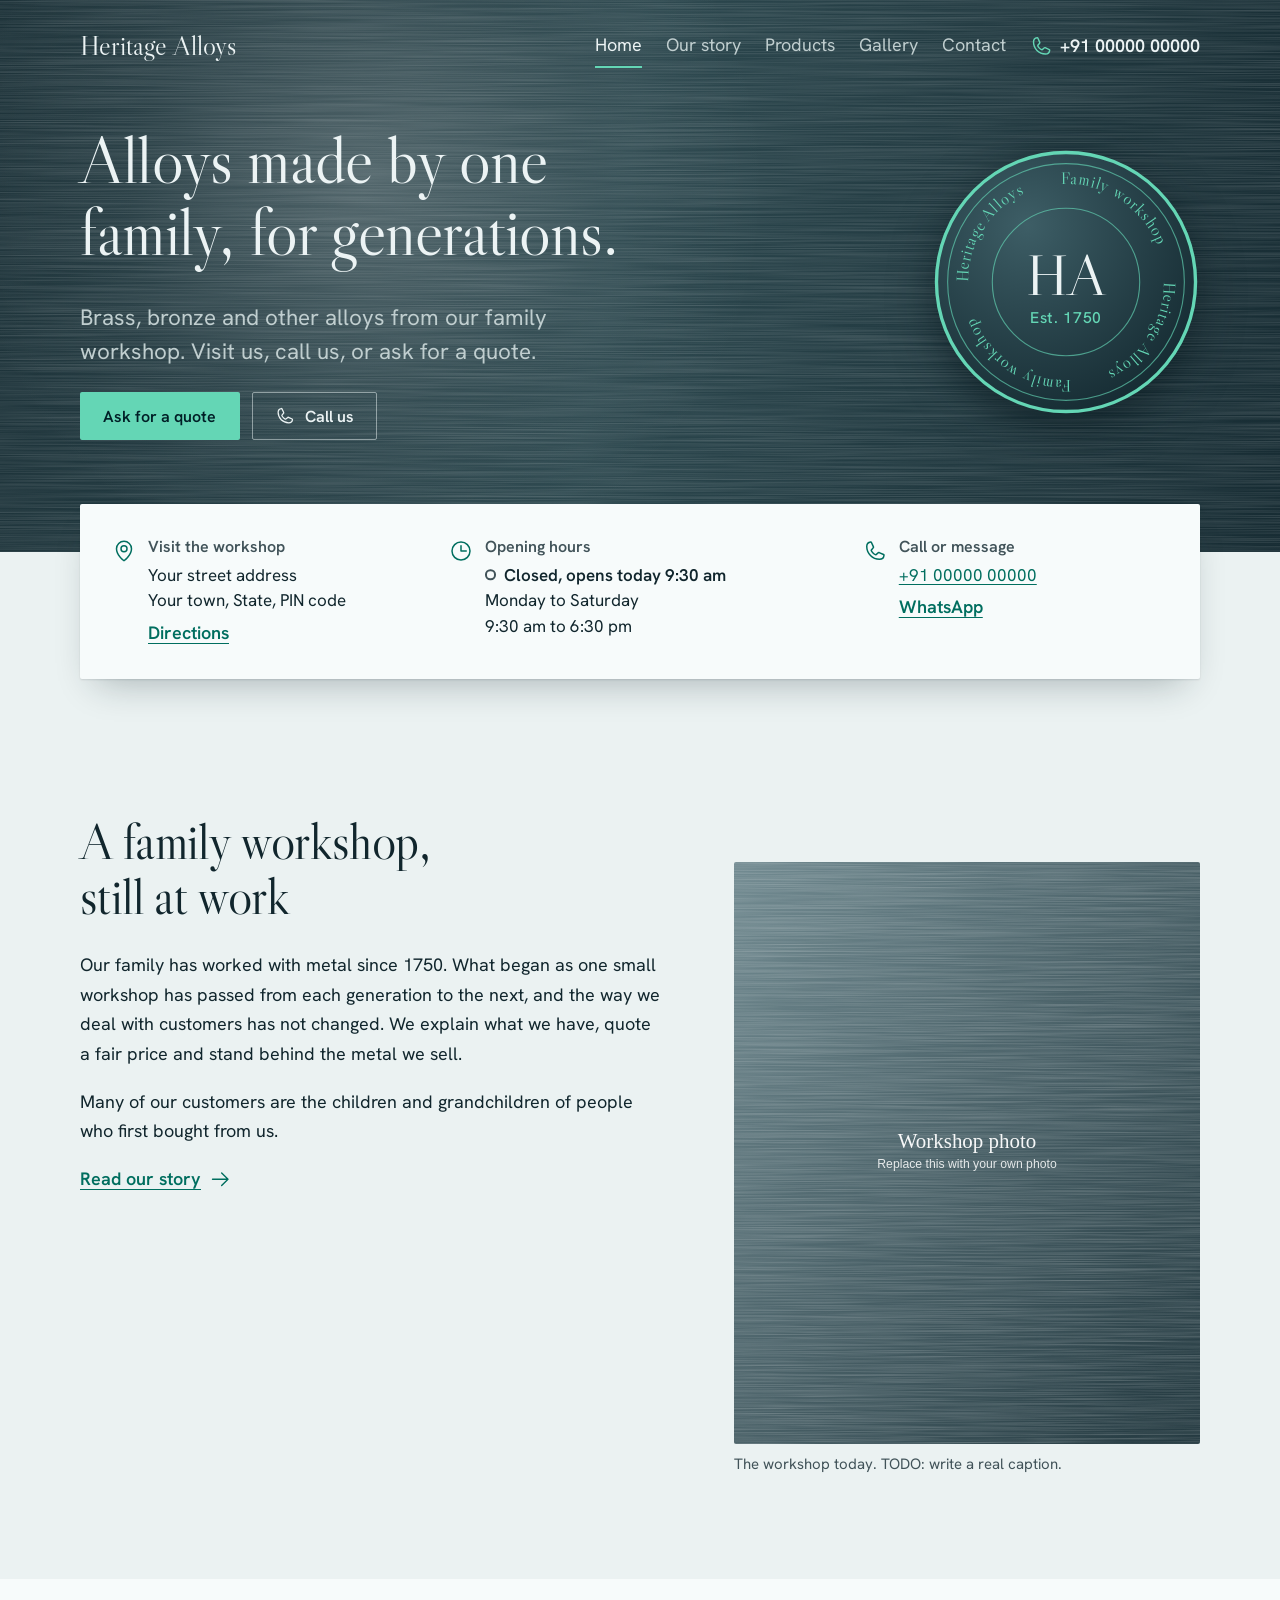
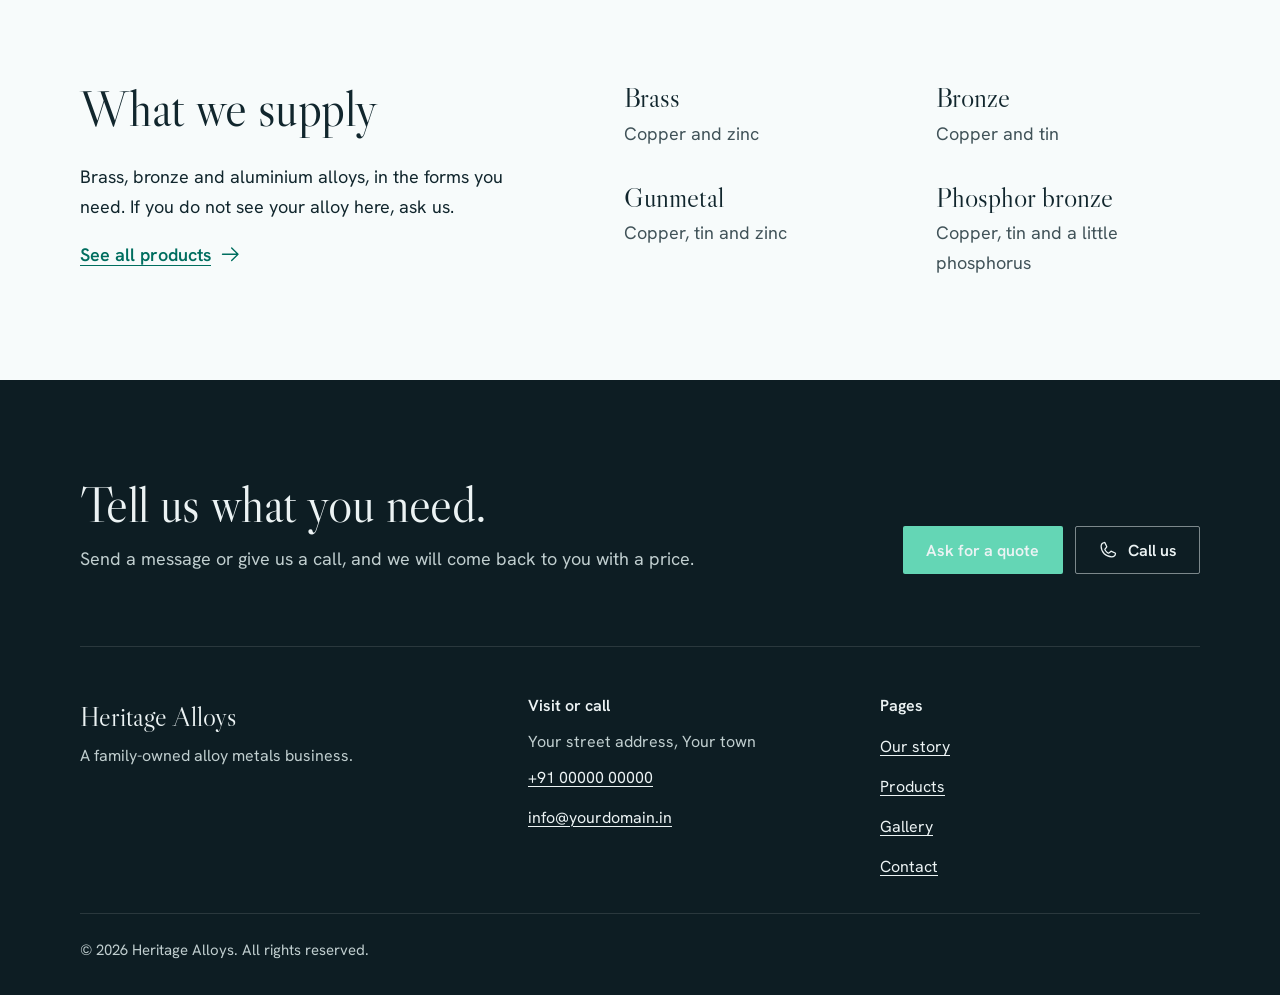
<file: index.html>
<!DOCTYPE html>
<html lang="en">
<head>
  <meta charset="utf-8">
  <meta name="viewport" content="width=device-width, initial-scale=1">
  <meta name="color-scheme" content="light dark">
  <script>document.documentElement.className += ' js';</script>

  <!-- TODO: check this page's title and description -->
  <title>Heritage Alloys | Brass, bronze and alloy metals from a family workshop</title>
  <meta name="description" content="Heritage Alloys is a family-owned alloy metals business with generations of history. Brass, bronze and other alloys from our workshop. Visit, call or ask for a quote.">
  <meta name="theme-color" content="#2c3a40">
  <meta property="og:title" content="Heritage Alloys | Brass, bronze and alloy metals from a family workshop">
  <meta property="og:description" content="Heritage Alloys is a family-owned alloy metals business with generations of history. Brass, bronze and other alloys from our workshop. Visit, call or ask for a quote.">
  <meta property="og:type" content="website">
  <link rel="icon" href="images/favicon.svg" type="image/svg+xml">

  <link rel="preload" href="fonts/libre-caslon-display-latin-400-normal.woff2" as="font" type="font/woff2" crossorigin>
  <link rel="preload" href="fonts/hanken-grotesk-latin-wght-normal.woff2" as="font" type="font/woff2" crossorigin>
  <link rel="stylesheet" href="css/style.css">

  <!-- TODO: fill in real details. This helps Google show your business correctly. -->
  <script type="application/ld+json">
  {
    "@context": "https://schema.org",
    "@type": "LocalBusiness",
    "name": "Heritage Alloys",
    "description": "Family-owned alloy metals business.",
    "telephone": "+91-00000-00000",
    "address": {
      "@type": "PostalAddress",
      "streetAddress": "Your street address",
      "addressLocality": "Your town",
      "addressCountry": "IN"
    },
    "openingHours": "Mo-Sa 09:30-18:30"
  }
  </script>
</head>
<body>
  <svg width="0" height="0" style="position:absolute" aria-hidden="true" focusable="false"><defs><symbol id="i-phone" viewBox="0 0 256 256"><path d="M222.37,158.46l-47.11-21.11-.13-.06a16,16,0,0,0-15.17,1.4,8.12,8.12,0,0,0-.75.56L134.87,160c-15.42-7.49-31.34-23.29-38.83-38.51l20.78-24.71c.2-.25.39-.5.57-.77a16,16,0,0,0,1.32-15.06l0-.12L97.54,33.64a16,16,0,0,0-16.62-9.52A56.26,56.26,0,0,0,32,80c0,79.4,64.6,144,144,144a56.26,56.26,0,0,0,55.88-48.92A16,16,0,0,0,222.37,158.46ZM176,208A128.14,128.14,0,0,1,48,80,40.2,40.2,0,0,1,82.87,40a.61.61,0,0,0,0,.12l21,47L83.2,111.86a6.13,6.13,0,0,0-.57.77,16,16,0,0,0-1,15.7c9.06,18.53,27.73,37.06,46.46,46.11a16,16,0,0,0,15.75-1.14,8.44,8.44,0,0,0,.74-.56L168.89,152l47,21.05h0s.08,0,.11,0A40.21,40.21,0,0,1,176,208Z"/></symbol><symbol id="i-whatsapp" viewBox="0 0 256 256"><path d="M187.58,144.84l-32-16a8,8,0,0,0-8,.5l-14.69,9.8a40.55,40.55,0,0,1-16-16l9.8-14.69a8,8,0,0,0,.5-8l-16-32A8,8,0,0,0,104,64a40,40,0,0,0-40,40,88.1,88.1,0,0,0,88,88,40,40,0,0,0,40-40A8,8,0,0,0,187.58,144.84ZM152,176a72.08,72.08,0,0,1-72-72A24,24,0,0,1,99.29,80.46l11.48,23L101,118a8,8,0,0,0-.73,7.51,56.47,56.47,0,0,0,30.15,30.15A8,8,0,0,0,138,155l14.61-9.74,23,11.48A24,24,0,0,1,152,176ZM128,24A104,104,0,0,0,36.18,176.88L24.83,210.93a16,16,0,0,0,20.24,20.24l34.05-11.35A104,104,0,1,0,128,24Zm0,192a87.87,87.87,0,0,1-44.06-11.81,8,8,0,0,0-6.54-.67L40,216,52.47,178.6a8,8,0,0,0-.66-6.54A88,88,0,1,1,128,216Z"/></symbol><symbol id="i-pin" viewBox="0 0 256 256"><path d="M128,64a40,40,0,1,0,40,40A40,40,0,0,0,128,64Zm0,64a24,24,0,1,1,24-24A24,24,0,0,1,128,128Zm0-112a88.1,88.1,0,0,0-88,88c0,31.4,14.51,64.68,42,96.25a254.19,254.19,0,0,0,41.45,38.3,8,8,0,0,0,9.18,0A254.19,254.19,0,0,0,174,200.25c27.45-31.57,42-64.85,42-96.25A88.1,88.1,0,0,0,128,16Zm0,206c-16.53-13-72-60.75-72-118a72,72,0,0,1,144,0C200,161.23,144.53,209,128,222Z"/></symbol><symbol id="i-clock" viewBox="0 0 256 256"><path d="M128,24A104,104,0,1,0,232,128,104.11,104.11,0,0,0,128,24Zm0,192a88,88,0,1,1,88-88A88.1,88.1,0,0,1,128,216Zm64-88a8,8,0,0,1-8,8H128a8,8,0,0,1-8-8V72a8,8,0,0,1,16,0v48h48A8,8,0,0,1,192,128Z"/></symbol><symbol id="i-mail" viewBox="0 0 256 256"><path d="M224,48H32a8,8,0,0,0-8,8V192a16,16,0,0,0,16,16H216a16,16,0,0,0,16-16V56A8,8,0,0,0,224,48ZM203.43,64,128,133.15,52.57,64ZM216,192H40V74.19l82.59,75.71a8,8,0,0,0,10.82,0L216,74.19V192Z"/></symbol><symbol id="i-arrow" viewBox="0 0 256 256"><path d="M221.66,133.66l-72,72a8,8,0,0,1-11.32-11.32L196.69,136H40a8,8,0,0,1,0-16H196.69L138.34,61.66a8,8,0,0,1,11.32-11.32l72,72A8,8,0,0,1,221.66,133.66Z"/></symbol><symbol id="i-close" viewBox="0 0 256 256"><path d="M205.66,194.34a8,8,0,0,1-11.32,11.32L128,139.31,61.66,205.66a8,8,0,0,1-11.32-11.32L116.69,128,50.34,61.66A8,8,0,0,1,61.66,50.34L128,116.69l66.34-66.35a8,8,0,0,1,11.32,11.32L139.31,128Z"/></symbol><symbol id="i-prev" viewBox="0 0 256 256"><path d="M165.66,202.34a8,8,0,0,1-11.32,11.32l-80-80a8,8,0,0,1,0-11.32l80-80a8,8,0,0,1,11.32,11.32L91.31,128Z"/></symbol><symbol id="i-next" viewBox="0 0 256 256"><path d="M181.66,133.66l-80,80a8,8,0,0,1-11.32-11.32L164.69,128,90.34,53.66a8,8,0,0,1,11.32-11.32l80,80A8,8,0,0,1,181.66,133.66Z"/></symbol><symbol id="i-check" viewBox="0 0 256 256"><path d="M173.66,98.34a8,8,0,0,1,0,11.32l-56,56a8,8,0,0,1-11.32,0l-24-24a8,8,0,0,1,11.32-11.32L112,148.69l50.34-50.35A8,8,0,0,1,173.66,98.34ZM232,128A104,104,0,1,1,128,24,104.11,104.11,0,0,1,232,128Zm-16,0a88,88,0,1,0-88,88A88.1,88.1,0,0,0,216,128Z"/></symbol><symbol id="i-warn" viewBox="0 0 256 256"><path d="M128,24A104,104,0,1,0,232,128,104.11,104.11,0,0,0,128,24Zm0,192a88,88,0,1,1,88-88A88.1,88.1,0,0,1,128,216Zm-8-80V80a8,8,0,0,1,16,0v56a8,8,0,0,1-16,0Zm20,36a12,12,0,1,1-12-12A12,12,0,0,1,140,172Z"/></symbol><symbol id="i-menu" viewBox="0 0 256 256"><path d="M224,128a8,8,0,0,1-8,8H40a8,8,0,0,1,0-16H216A8,8,0,0,1,224,128ZM40,72H216a8,8,0,0,0,0-16H40a8,8,0,0,0,0,16ZM216,184H40a8,8,0,0,0,0,16H216a8,8,0,0,0,0-16Z"/></symbol></defs></svg>
  <a class="skip" href="#main">Skip to content</a>

  <div class="masthead">
    <header class="site-header container">
      <a class="brand" href="index.html">Heritage Alloys</a>
      <button class="nav-toggle" aria-expanded="false" aria-controls="site-nav"><svg class="icon" aria-hidden="true" focusable="false"><use href="#i-menu"/></svg>Menu</button>
      <nav id="site-nav" aria-label="Main">
        <a href="index.html" aria-current="page">Home</a>
        <a href="about.html">Our story</a>
        <a href="products.html">Products</a>
        <a href="gallery.html">Gallery</a>
        <a href="contact.html">Contact</a>
        <a class="nav-phone" href="tel:+910000000000"><svg class="icon" aria-hidden="true" focusable="false"><use href="#i-phone"/></svg>+91 00000 00000</a>
      </nav>
    </header>
    <section class="hero container">
      <div>
        <h1 class="rise" style="--i:0">Alloys made by one family, for generations.</h1>
        <!-- TODO: say in one sentence what you supply -->
        <p class="lead rise" style="--i:1">Brass, bronze and other alloys from our family workshop. Visit us, call us, or ask for a quote.</p>
        <div class="hero-actions rise" style="--i:2">
          <a class="btn btn-lit" href="contact.html">Ask for a quote</a>
          <a class="btn btn-outline" href="tel:+910000000000"><svg class="icon" aria-hidden="true" focusable="false"><use href="#i-phone"/></svg>Call us</a>
        </div>
      </div>
      <!-- Maker's mark. TODO: change the initials and the year -->
      <svg class="seal" viewBox="0 0 240 240" role="img" aria-label="Maker's mark of Heritage Alloys, established 1750">
        <defs>
          <radialGradient id="medal" cx="35%" cy="28%" r="85%">
            <stop class="m-a" offset="0"/>
            <stop class="m-b" offset="1"/>
          </radialGradient>
          <path id="ring" d="M120,120 m-88,0 a88,88 0 1,1 176,0 a88,88 0 1,1 -176,0"/>
        </defs>
        <circle cx="120" cy="120" r="116" fill="url(#medal)" stroke="currentColor" stroke-width="3"/>
        <circle cx="120" cy="120" r="106" fill="none" stroke="currentColor" stroke-width="1" opacity="0.65"/>
        <circle cx="120" cy="120" r="66" fill="none" stroke="currentColor" stroke-width="1" opacity="0.65"/>
        <text class="seal-ring" font-size="15" fill="currentColor"><textPath href="#ring" textLength="552" lengthAdjust="spacing">Heritage Alloys&#8195;&#8195;Family workshop&#8195;&#8195;Heritage Alloys&#8195;&#8195;Family workshop&#8195;&#8195;</textPath></text>
        <text class="seal-mono" x="120" y="132" text-anchor="middle" font-size="52">HA</text>
        <text class="seal-year" x="120" y="157" text-anchor="middle" font-size="14" font-weight="500" fill="currentColor">Est. 1750</text>
      </svg>
    </section>
  </div>

  <main id="main">
    <div class="container">
      <!-- TODO: your real address, phone and opening hours. If the hours change, update the data-open, data-close and data-days values too. -->
      <section class="ledge" aria-label="Visit and contact">
        <div class="fact">
          <svg class="icon" aria-hidden="true" focusable="false"><use href="#i-pin"/></svg>
          <div>
            <h2>Visit the workshop</h2>
            <p class="fact-line">Your street address<br>Your town, State, PIN code</p>
            <div class="links"><a href="https://www.google.com/maps/search/?api=1&amp;query=Heritage%20Alloys" target="_blank" rel="noopener">Directions</a></div>
          </div>
        </div>
        <div class="fact">
          <svg class="icon" aria-hidden="true" focusable="false"><use href="#i-clock"/></svg>
          <div>
            <h2>Opening hours</h2>
            <p class="open-status" data-open-status data-tz="Asia/Kolkata" data-open="09:30" data-close="18:30" data-days="1,2,3,4,5,6" hidden></p>
            <p class="fact-line">Monday to Saturday<br>9:30 am to 6:30 pm</p>
          </div>
        </div>
        <div class="fact">
          <svg class="icon" aria-hidden="true" focusable="false"><use href="#i-phone"/></svg>
          <div>
            <h2>Call or message</h2>
            <p class="fact-line"><a href="tel:+910000000000">+91 00000 00000</a></p>
            <div class="links"><a href="https://wa.me/910000000000?text=Hello%2C%20I%20would%20like%20to%20ask%20about%20your%20alloys." target="_blank" rel="noopener">WhatsApp</a></div>
          </div>
        </div>
      </section>
    </div>

    <section class="section">
      <div class="container story">
        <div>
          <h2>A family workshop, still at work</h2>
          <!-- TODO: replace with your real history -->
          <p>Our family has worked with metal since 1750. What began as one small workshop has passed from each generation to the next, and the way we deal with customers has not changed. We explain what we have, quote a fair price and stand behind the metal we sell.</p>
          <p>Many of our customers are the children and grandchildren of people who first bought from us.</p>
          <a class="text-link" href="about.html">Read our story <svg class="icon" aria-hidden="true" focusable="false"><use href="#i-arrow"/></svg></a>
        </div>
        <figure>
          <img src="images/story.svg" width="800" height="1000" alt="Photo of the workshop. TODO: describe your real photo." loading="lazy">
          <figcaption>The workshop today. TODO: write a real caption.</figcaption>
        </figure>
      </div>
    </section>

    <section class="section section--surface">
      <div class="container supply">
        <div>
          <h2>What we supply</h2>
          <p>Brass, bronze and aluminium alloys, in the forms you need. If you do not see your alloy here, ask us.</p>
          <a class="text-link" href="products.html">See all products <svg class="icon" aria-hidden="true" focusable="false"><use href="#i-arrow"/></svg></a>
        </div>
        <!-- TODO: choose the four alloys you most want to feature -->
        <dl class="quad">
          <div><dt>Brass</dt><dd>Copper and zinc</dd></div>
          <div><dt>Bronze</dt><dd>Copper and tin</dd></div>
          <div><dt>Gunmetal</dt><dd>Copper, tin and zinc</dd></div>
          <div><dt>Phosphor bronze</dt><dd>Copper, tin and a little phosphorus</dd></div>
        </dl>
      </div>
    </section>

  </main>

  <footer class="site-footer">
    <div class="container">
      <section class="closing">
        <div>
          <h2>Tell us what you need.</h2>
          <p>Send a message or give us a call, and we will come back to you with a price.</p>
        </div>
        <div class="hero-actions">
          <a class="btn btn-lit" href="contact.html">Ask for a quote</a>
          <a class="btn btn-outline" href="tel:+910000000000"><svg class="icon" aria-hidden="true" focusable="false"><use href="#i-phone"/></svg>Call us</a>
        </div>
      </section>
      <div class="footer-grid">
        <div>
          <a class="brand" href="index.html">Heritage Alloys</a>
          <p>A family-owned alloy metals business.</p>
        </div>
        <div>
          <h2>Visit or call</h2>
          <!-- TODO: your real address, phone and email -->
          <ul>
            <li>Your street address, Your town</li>
            <li><a href="tel:+910000000000">+91 00000 00000</a></li>
            <li><a href="mailto:info@yourdomain.in">info@yourdomain.in</a></li>
          </ul>
        </div>
        <div>
          <h2>Pages</h2>
          <ul>
            <li><a href="about.html">Our story</a></li>
            <li><a href="products.html">Products</a></li>
            <li><a href="gallery.html">Gallery</a></li>
            <li><a href="contact.html">Contact</a></li>
          </ul>
        </div>
      </div>
      <p class="copyright">&copy; <span data-year>2026</span> Heritage Alloys. All rights reserved.</p>
    </div>
  </footer>

  <nav class="action-bar" aria-label="Quick actions">
    <a class="btn btn-lit" href="tel:+910000000000"><svg class="icon" aria-hidden="true" focusable="false"><use href="#i-phone"/></svg>Call us</a>
    <a class="btn btn-outline" href="https://wa.me/910000000000?text=Hello%2C%20I%20would%20like%20to%20ask%20about%20your%20alloys." target="_blank" rel="noopener"><svg class="icon" aria-hidden="true" focusable="false"><use href="#i-whatsapp"/></svg>WhatsApp</a>
    <a class="btn btn-outline" href="https://www.google.com/maps/search/?api=1&amp;query=Heritage%20Alloys" target="_blank" rel="noopener"><svg class="icon" aria-hidden="true" focusable="false"><use href="#i-pin"/></svg>Directions</a>
  </nav>

  <script src="js/main.js"></script>
</body>
</html>
</file>
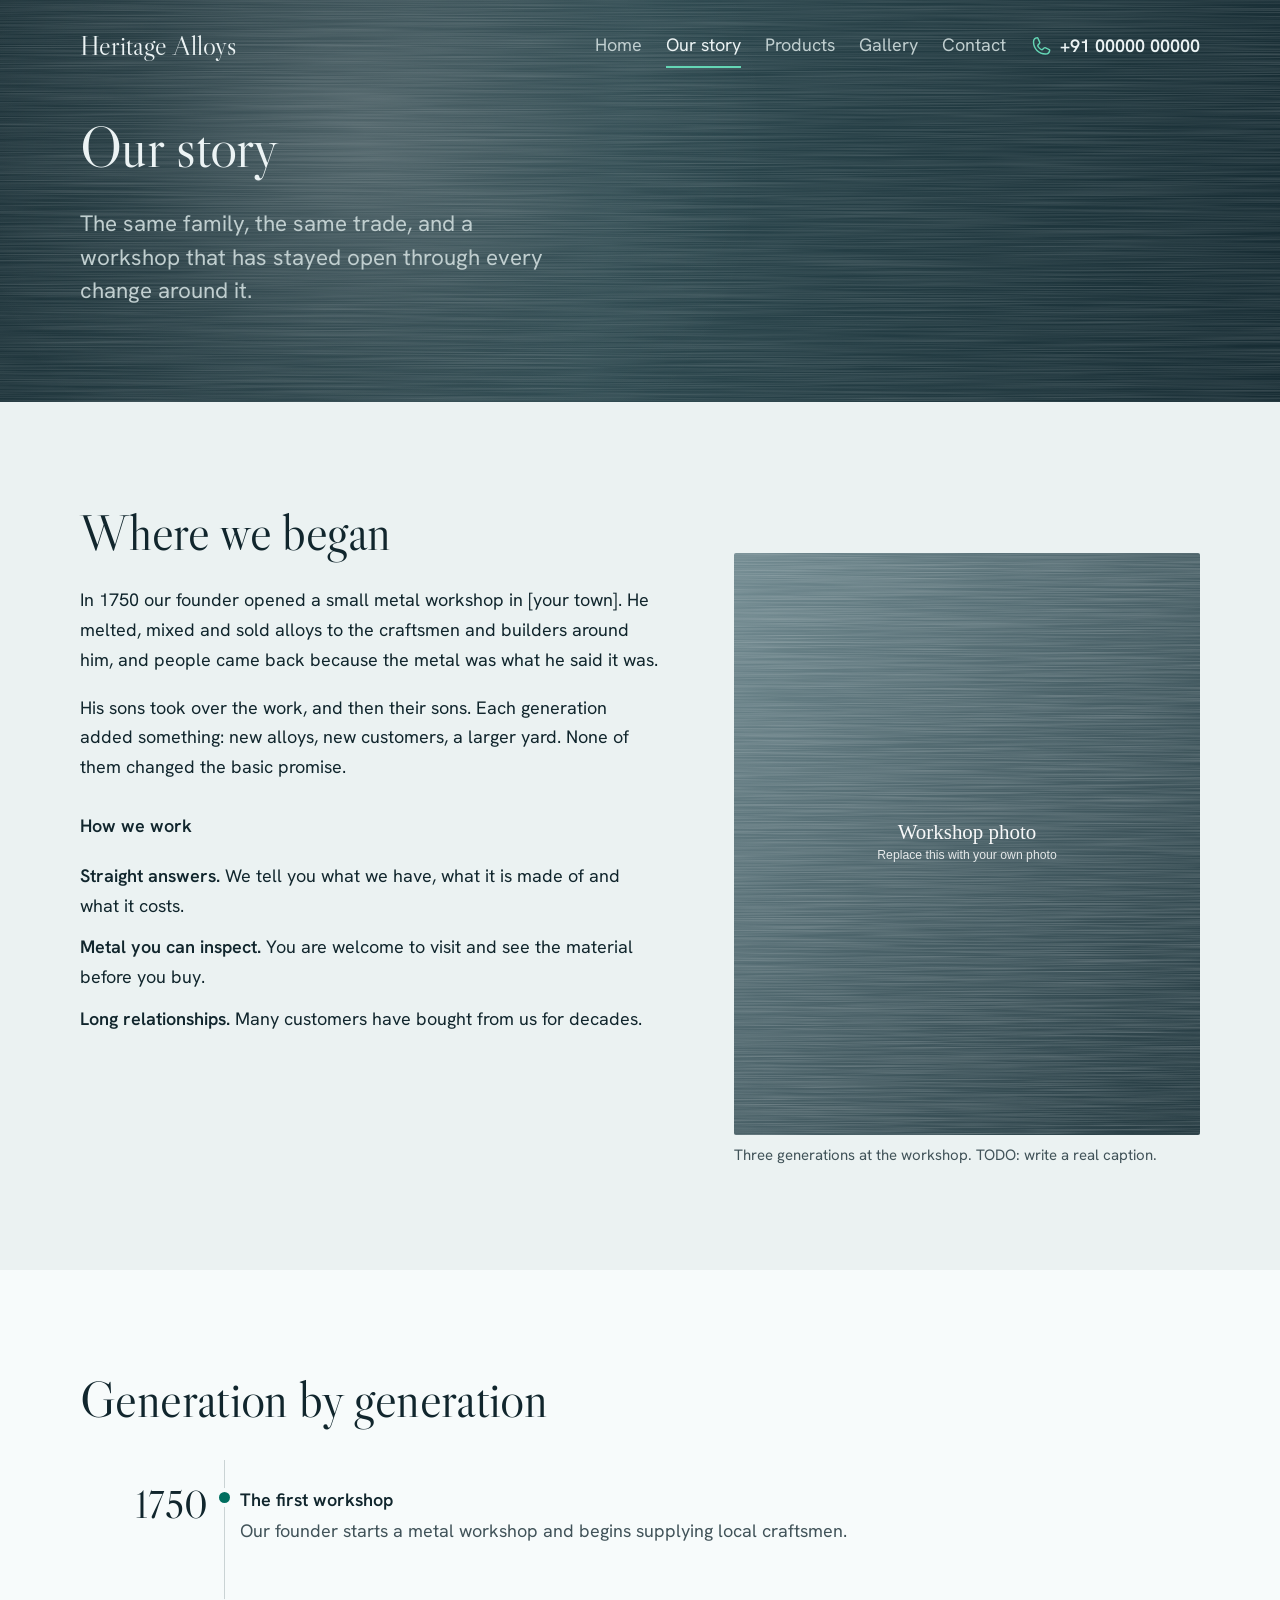
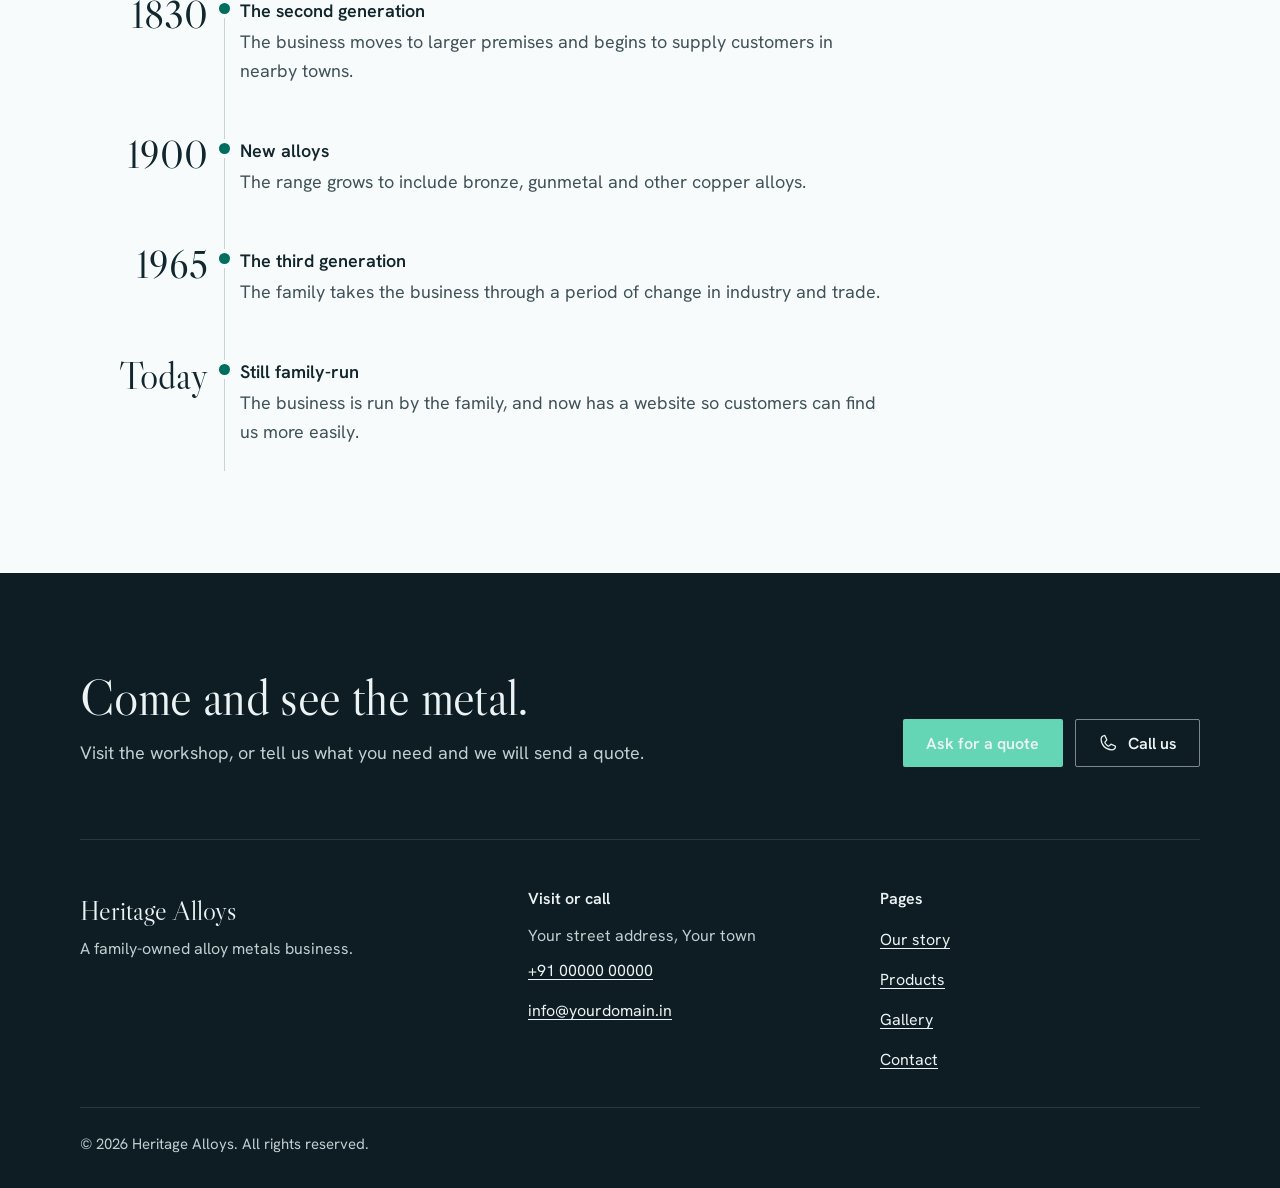
<file: about.html>
<!DOCTYPE html>
<html lang="en">
<head>
  <meta charset="utf-8">
  <meta name="viewport" content="width=device-width, initial-scale=1">
  <meta name="color-scheme" content="light dark">
  <script>document.documentElement.className += ' js';</script>

  <!-- TODO: check this page's title and description -->
  <title>Our story | Heritage Alloys</title>
  <meta name="description" content="The story of Heritage Alloys: a family alloy metals business, passed from one generation to the next.">
  <meta name="theme-color" content="#2c3a40">
  <meta property="og:title" content="Our story | Heritage Alloys">
  <meta property="og:description" content="The story of Heritage Alloys: a family alloy metals business, passed from one generation to the next.">
  <meta property="og:type" content="website">
  <link rel="icon" href="images/favicon.svg" type="image/svg+xml">

  <link rel="preload" href="fonts/libre-caslon-display-latin-400-normal.woff2" as="font" type="font/woff2" crossorigin>
  <link rel="preload" href="fonts/hanken-grotesk-latin-wght-normal.woff2" as="font" type="font/woff2" crossorigin>
  <link rel="stylesheet" href="css/style.css">
</head>
<body>
  <svg width="0" height="0" style="position:absolute" aria-hidden="true" focusable="false"><defs><symbol id="i-phone" viewBox="0 0 256 256"><path d="M222.37,158.46l-47.11-21.11-.13-.06a16,16,0,0,0-15.17,1.4,8.12,8.12,0,0,0-.75.56L134.87,160c-15.42-7.49-31.34-23.29-38.83-38.51l20.78-24.71c.2-.25.39-.5.57-.77a16,16,0,0,0,1.32-15.06l0-.12L97.54,33.64a16,16,0,0,0-16.62-9.52A56.26,56.26,0,0,0,32,80c0,79.4,64.6,144,144,144a56.26,56.26,0,0,0,55.88-48.92A16,16,0,0,0,222.37,158.46ZM176,208A128.14,128.14,0,0,1,48,80,40.2,40.2,0,0,1,82.87,40a.61.61,0,0,0,0,.12l21,47L83.2,111.86a6.13,6.13,0,0,0-.57.77,16,16,0,0,0-1,15.7c9.06,18.53,27.73,37.06,46.46,46.11a16,16,0,0,0,15.75-1.14,8.44,8.44,0,0,0,.74-.56L168.89,152l47,21.05h0s.08,0,.11,0A40.21,40.21,0,0,1,176,208Z"/></symbol><symbol id="i-whatsapp" viewBox="0 0 256 256"><path d="M187.58,144.84l-32-16a8,8,0,0,0-8,.5l-14.69,9.8a40.55,40.55,0,0,1-16-16l9.8-14.69a8,8,0,0,0,.5-8l-16-32A8,8,0,0,0,104,64a40,40,0,0,0-40,40,88.1,88.1,0,0,0,88,88,40,40,0,0,0,40-40A8,8,0,0,0,187.58,144.84ZM152,176a72.08,72.08,0,0,1-72-72A24,24,0,0,1,99.29,80.46l11.48,23L101,118a8,8,0,0,0-.73,7.51,56.47,56.47,0,0,0,30.15,30.15A8,8,0,0,0,138,155l14.61-9.74,23,11.48A24,24,0,0,1,152,176ZM128,24A104,104,0,0,0,36.18,176.88L24.83,210.93a16,16,0,0,0,20.24,20.24l34.05-11.35A104,104,0,1,0,128,24Zm0,192a87.87,87.87,0,0,1-44.06-11.81,8,8,0,0,0-6.54-.67L40,216,52.47,178.6a8,8,0,0,0-.66-6.54A88,88,0,1,1,128,216Z"/></symbol><symbol id="i-pin" viewBox="0 0 256 256"><path d="M128,64a40,40,0,1,0,40,40A40,40,0,0,0,128,64Zm0,64a24,24,0,1,1,24-24A24,24,0,0,1,128,128Zm0-112a88.1,88.1,0,0,0-88,88c0,31.4,14.51,64.68,42,96.25a254.19,254.19,0,0,0,41.45,38.3,8,8,0,0,0,9.18,0A254.19,254.19,0,0,0,174,200.25c27.45-31.57,42-64.85,42-96.25A88.1,88.1,0,0,0,128,16Zm0,206c-16.53-13-72-60.75-72-118a72,72,0,0,1,144,0C200,161.23,144.53,209,128,222Z"/></symbol><symbol id="i-clock" viewBox="0 0 256 256"><path d="M128,24A104,104,0,1,0,232,128,104.11,104.11,0,0,0,128,24Zm0,192a88,88,0,1,1,88-88A88.1,88.1,0,0,1,128,216Zm64-88a8,8,0,0,1-8,8H128a8,8,0,0,1-8-8V72a8,8,0,0,1,16,0v48h48A8,8,0,0,1,192,128Z"/></symbol><symbol id="i-mail" viewBox="0 0 256 256"><path d="M224,48H32a8,8,0,0,0-8,8V192a16,16,0,0,0,16,16H216a16,16,0,0,0,16-16V56A8,8,0,0,0,224,48ZM203.43,64,128,133.15,52.57,64ZM216,192H40V74.19l82.59,75.71a8,8,0,0,0,10.82,0L216,74.19V192Z"/></symbol><symbol id="i-arrow" viewBox="0 0 256 256"><path d="M221.66,133.66l-72,72a8,8,0,0,1-11.32-11.32L196.69,136H40a8,8,0,0,1,0-16H196.69L138.34,61.66a8,8,0,0,1,11.32-11.32l72,72A8,8,0,0,1,221.66,133.66Z"/></symbol><symbol id="i-close" viewBox="0 0 256 256"><path d="M205.66,194.34a8,8,0,0,1-11.32,11.32L128,139.31,61.66,205.66a8,8,0,0,1-11.32-11.32L116.69,128,50.34,61.66A8,8,0,0,1,61.66,50.34L128,116.69l66.34-66.35a8,8,0,0,1,11.32,11.32L139.31,128Z"/></symbol><symbol id="i-prev" viewBox="0 0 256 256"><path d="M165.66,202.34a8,8,0,0,1-11.32,11.32l-80-80a8,8,0,0,1,0-11.32l80-80a8,8,0,0,1,11.32,11.32L91.31,128Z"/></symbol><symbol id="i-next" viewBox="0 0 256 256"><path d="M181.66,133.66l-80,80a8,8,0,0,1-11.32-11.32L164.69,128,90.34,53.66a8,8,0,0,1,11.32-11.32l80,80A8,8,0,0,1,181.66,133.66Z"/></symbol><symbol id="i-check" viewBox="0 0 256 256"><path d="M173.66,98.34a8,8,0,0,1,0,11.32l-56,56a8,8,0,0,1-11.32,0l-24-24a8,8,0,0,1,11.32-11.32L112,148.69l50.34-50.35A8,8,0,0,1,173.66,98.34ZM232,128A104,104,0,1,1,128,24,104.11,104.11,0,0,1,232,128Zm-16,0a88,88,0,1,0-88,88A88.1,88.1,0,0,0,216,128Z"/></symbol><symbol id="i-warn" viewBox="0 0 256 256"><path d="M128,24A104,104,0,1,0,232,128,104.11,104.11,0,0,0,128,24Zm0,192a88,88,0,1,1,88-88A88.1,88.1,0,0,1,128,216Zm-8-80V80a8,8,0,0,1,16,0v56a8,8,0,0,1-16,0Zm20,36a12,12,0,1,1-12-12A12,12,0,0,1,140,172Z"/></symbol><symbol id="i-menu" viewBox="0 0 256 256"><path d="M224,128a8,8,0,0,1-8,8H40a8,8,0,0,1,0-16H216A8,8,0,0,1,224,128ZM40,72H216a8,8,0,0,0,0-16H40a8,8,0,0,0,0,16ZM216,184H40a8,8,0,0,0,0,16H216a8,8,0,0,0,0-16Z"/></symbol></defs></svg>
  <a class="skip" href="#main">Skip to content</a>

  <div class="masthead">
    <header class="site-header container">
      <a class="brand" href="index.html">Heritage Alloys</a>
      <button class="nav-toggle" aria-expanded="false" aria-controls="site-nav"><svg class="icon" aria-hidden="true" focusable="false"><use href="#i-menu"/></svg>Menu</button>
      <nav id="site-nav" aria-label="Main">
        <a href="index.html">Home</a>
        <a href="about.html" aria-current="page">Our story</a>
        <a href="products.html">Products</a>
        <a href="gallery.html">Gallery</a>
        <a href="contact.html">Contact</a>
        <a class="nav-phone" href="tel:+910000000000"><svg class="icon" aria-hidden="true" focusable="false"><use href="#i-phone"/></svg>+91 00000 00000</a>
      </nav>
    </header>
    <section class="hero hero--page container">
      <div>
        <h1 class="rise" style="--i:0">Our story</h1>
        <p class="lead rise" style="--i:1">The same family, the same trade, and a workshop that has stayed open through every change around it.</p>
      </div>
    </section>
  </div>

  <main id="main">
    <section class="section">
      <div class="container story">
        <div>
          <h2>Where we began</h2>
          <!-- TODO: replace all of this with your real family history -->
          <p>In 1750 our founder opened a small metal workshop in [your town]. He melted, mixed and sold alloys to the craftsmen and builders around him, and people came back because the metal was what he said it was.</p>
          <p>His sons took over the work, and then their sons. Each generation added something: new alloys, new customers, a larger yard. None of them changed the basic promise.</p>
          <h3>How we work</h3>
          <!-- TODO: edit these to match how you really do business -->
          <ul class="principles">
            <li><strong>Straight answers.</strong> We tell you what we have, what it is made of and what it costs.</li>
            <li><strong>Metal you can inspect.</strong> You are welcome to visit and see the material before you buy.</li>
            <li><strong>Long relationships.</strong> Many customers have bought from us for decades.</li>
          </ul>
        </div>
        <figure>
          <img src="images/story.svg" width="800" height="1000" alt="The family at the workshop. TODO: describe your real photo.">
          <figcaption>Three generations at the workshop. TODO: write a real caption.</figcaption>
        </figure>
      </div>
    </section>

    <section class="section section--surface">
      <div class="container">
        <h2>Generation by generation</h2>
        <!-- TODO: change years and events. Add or remove list items freely. -->
        <ol class="timeline">
          <li>
            <time datetime="1750">1750</time>
            <div><h3>The first workshop</h3><p>Our founder starts a metal workshop and begins supplying local craftsmen.</p></div>
          </li>
          <li>
            <time datetime="1830">1830</time>
            <div><h3>The second generation</h3><p>The business moves to larger premises and begins to supply customers in nearby towns.</p></div>
          </li>
          <li>
            <time datetime="1900">1900</time>
            <div><h3>New alloys</h3><p>The range grows to include bronze, gunmetal and other copper alloys.</p></div>
          </li>
          <li>
            <time datetime="1965">1965</time>
            <div><h3>The third generation</h3><p>The family takes the business through a period of change in industry and trade.</p></div>
          </li>
          <li>
            <time datetime="2026">Today</time>
            <div><h3>Still family-run</h3><p>The business is run by the family, and now has a website so customers can find us more easily.</p></div>
          </li>
        </ol>
      </div>
    </section>

  </main>

  <footer class="site-footer">
    <div class="container">
      <section class="closing">
        <div>
          <h2>Come and see the metal.</h2>
          <p>Visit the workshop, or tell us what you need and we will send a quote.</p>
        </div>
        <div class="hero-actions">
          <a class="btn btn-lit" href="contact.html">Ask for a quote</a>
          <a class="btn btn-outline" href="tel:+910000000000"><svg class="icon" aria-hidden="true" focusable="false"><use href="#i-phone"/></svg>Call us</a>
        </div>
      </section>
      <div class="footer-grid">
        <div>
          <a class="brand" href="index.html">Heritage Alloys</a>
          <p>A family-owned alloy metals business.</p>
        </div>
        <div>
          <h2>Visit or call</h2>
          <!-- TODO: your real address, phone and email -->
          <ul>
            <li>Your street address, Your town</li>
            <li><a href="tel:+910000000000">+91 00000 00000</a></li>
            <li><a href="mailto:info@yourdomain.in">info@yourdomain.in</a></li>
          </ul>
        </div>
        <div>
          <h2>Pages</h2>
          <ul>
            <li><a href="about.html">Our story</a></li>
            <li><a href="products.html">Products</a></li>
            <li><a href="gallery.html">Gallery</a></li>
            <li><a href="contact.html">Contact</a></li>
          </ul>
        </div>
      </div>
      <p class="copyright">&copy; <span data-year>2026</span> Heritage Alloys. All rights reserved.</p>
    </div>
  </footer>

  <nav class="action-bar" aria-label="Quick actions">
    <a class="btn btn-lit" href="tel:+910000000000"><svg class="icon" aria-hidden="true" focusable="false"><use href="#i-phone"/></svg>Call us</a>
    <a class="btn btn-outline" href="https://wa.me/910000000000?text=Hello%2C%20I%20would%20like%20to%20ask%20about%20your%20alloys." target="_blank" rel="noopener"><svg class="icon" aria-hidden="true" focusable="false"><use href="#i-whatsapp"/></svg>WhatsApp</a>
    <a class="btn btn-outline" href="https://www.google.com/maps/search/?api=1&amp;query=Heritage%20Alloys" target="_blank" rel="noopener"><svg class="icon" aria-hidden="true" focusable="false"><use href="#i-pin"/></svg>Directions</a>
  </nav>

  <script src="js/main.js"></script>
</body>
</html>
</file>
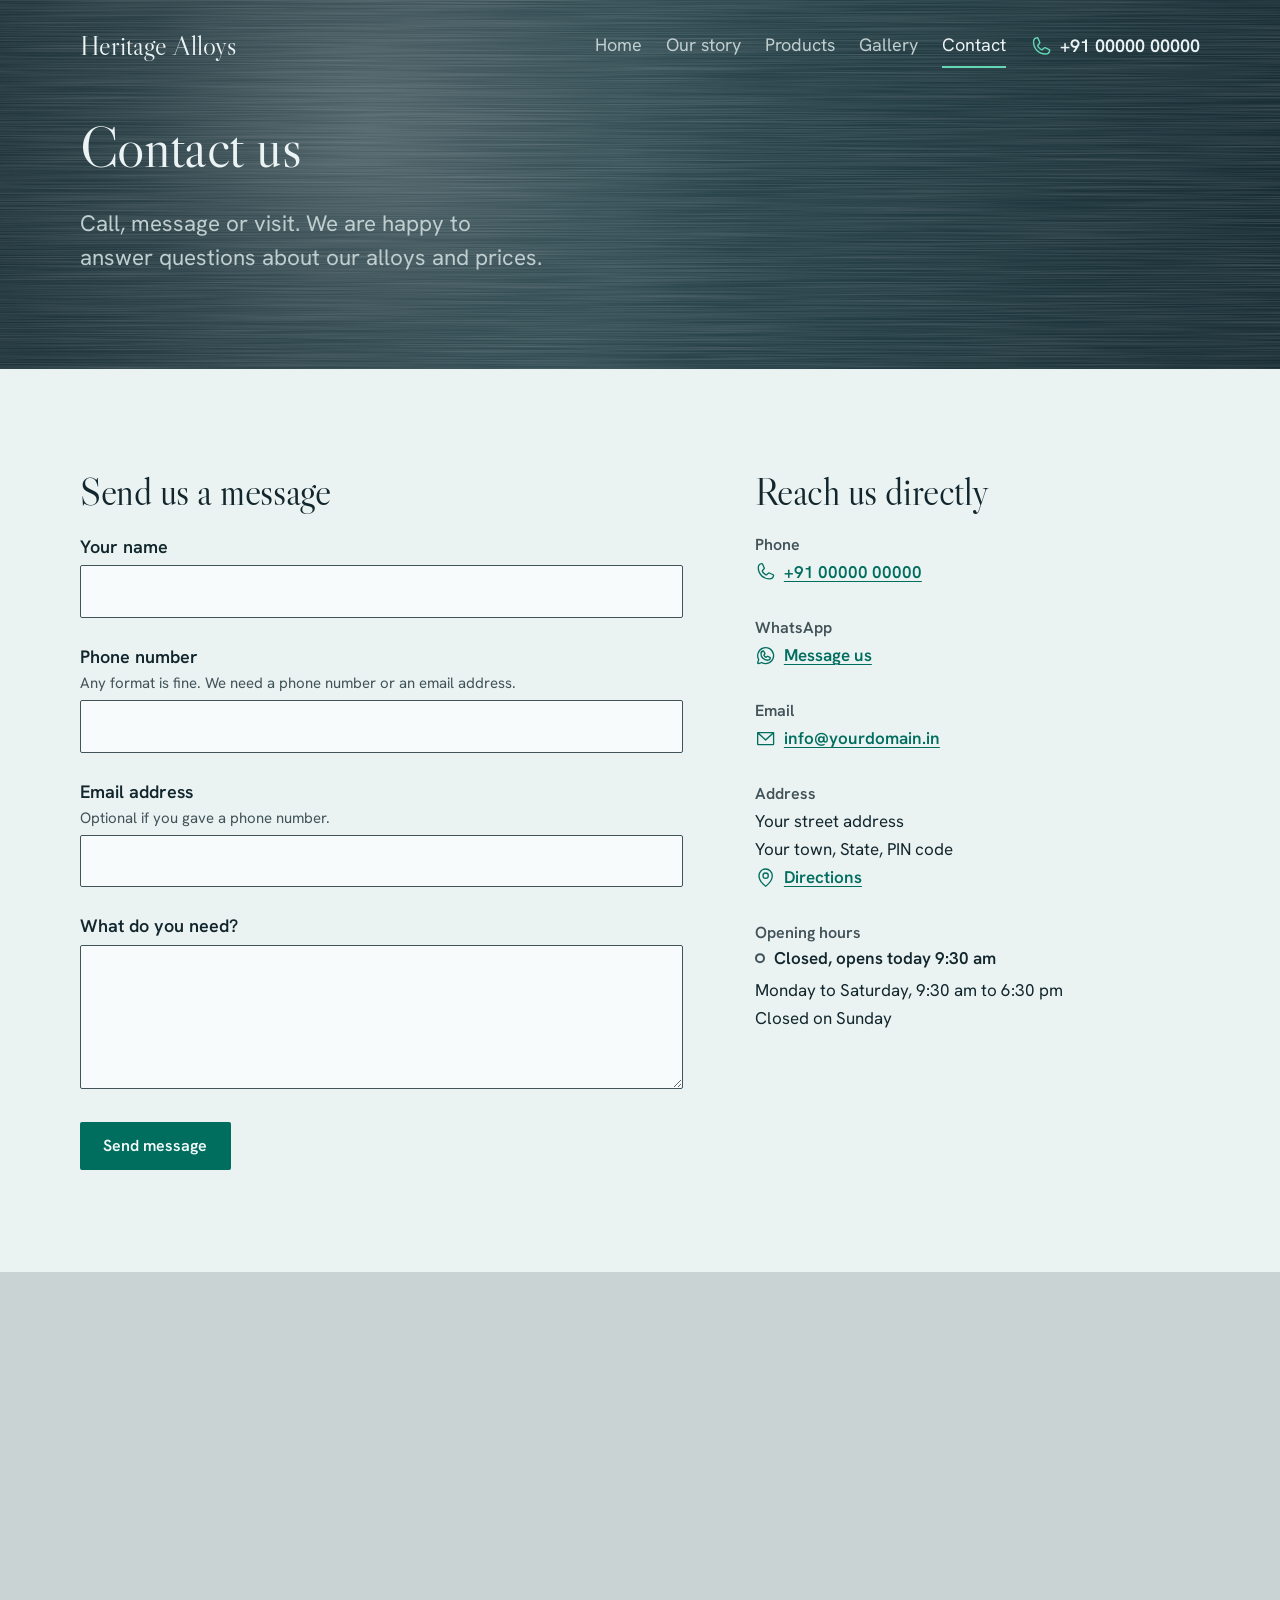
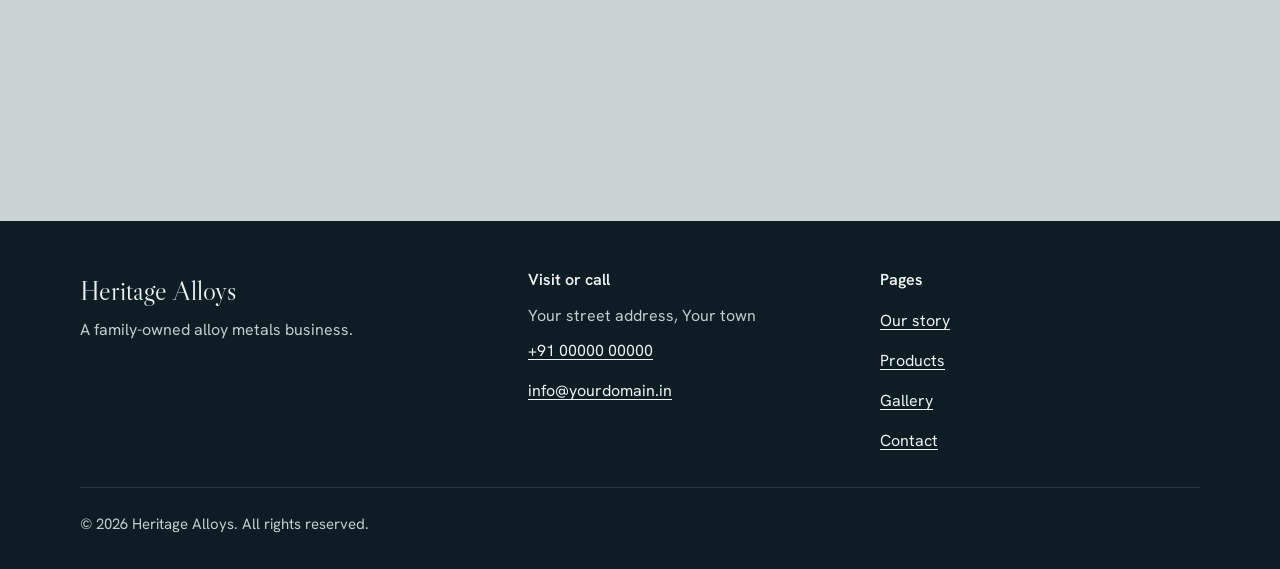
<file: contact.html>
<!DOCTYPE html>
<html lang="en">
<head>
  <meta charset="utf-8">
  <meta name="viewport" content="width=device-width, initial-scale=1">
  <meta name="color-scheme" content="light dark">
  <script>document.documentElement.className += ' js';</script>

  <!-- TODO: check this page's title and description -->
  <title>Contact | Heritage Alloys</title>
  <meta name="description" content="Contact Heritage Alloys by phone, WhatsApp, email or message, or visit the workshop. Find us on the map.">
  <meta name="theme-color" content="#2c3a40">
  <meta property="og:title" content="Contact | Heritage Alloys">
  <meta property="og:description" content="Contact Heritage Alloys by phone, WhatsApp, email or message, or visit the workshop. Find us on the map.">
  <meta property="og:type" content="website">
  <link rel="icon" href="images/favicon.svg" type="image/svg+xml">

  <link rel="preload" href="fonts/libre-caslon-display-latin-400-normal.woff2" as="font" type="font/woff2" crossorigin>
  <link rel="preload" href="fonts/hanken-grotesk-latin-wght-normal.woff2" as="font" type="font/woff2" crossorigin>
  <link rel="stylesheet" href="css/style.css">
</head>
<body>
  <svg width="0" height="0" style="position:absolute" aria-hidden="true" focusable="false"><defs><symbol id="i-phone" viewBox="0 0 256 256"><path d="M222.37,158.46l-47.11-21.11-.13-.06a16,16,0,0,0-15.17,1.4,8.12,8.12,0,0,0-.75.56L134.87,160c-15.42-7.49-31.34-23.29-38.83-38.51l20.78-24.71c.2-.25.39-.5.57-.77a16,16,0,0,0,1.32-15.06l0-.12L97.54,33.64a16,16,0,0,0-16.62-9.52A56.26,56.26,0,0,0,32,80c0,79.4,64.6,144,144,144a56.26,56.26,0,0,0,55.88-48.92A16,16,0,0,0,222.37,158.46ZM176,208A128.14,128.14,0,0,1,48,80,40.2,40.2,0,0,1,82.87,40a.61.61,0,0,0,0,.12l21,47L83.2,111.86a6.13,6.13,0,0,0-.57.77,16,16,0,0,0-1,15.7c9.06,18.53,27.73,37.06,46.46,46.11a16,16,0,0,0,15.75-1.14,8.44,8.44,0,0,0,.74-.56L168.89,152l47,21.05h0s.08,0,.11,0A40.21,40.21,0,0,1,176,208Z"/></symbol><symbol id="i-whatsapp" viewBox="0 0 256 256"><path d="M187.58,144.84l-32-16a8,8,0,0,0-8,.5l-14.69,9.8a40.55,40.55,0,0,1-16-16l9.8-14.69a8,8,0,0,0,.5-8l-16-32A8,8,0,0,0,104,64a40,40,0,0,0-40,40,88.1,88.1,0,0,0,88,88,40,40,0,0,0,40-40A8,8,0,0,0,187.58,144.84ZM152,176a72.08,72.08,0,0,1-72-72A24,24,0,0,1,99.29,80.46l11.48,23L101,118a8,8,0,0,0-.73,7.51,56.47,56.47,0,0,0,30.15,30.15A8,8,0,0,0,138,155l14.61-9.74,23,11.48A24,24,0,0,1,152,176ZM128,24A104,104,0,0,0,36.18,176.88L24.83,210.93a16,16,0,0,0,20.24,20.24l34.05-11.35A104,104,0,1,0,128,24Zm0,192a87.87,87.87,0,0,1-44.06-11.81,8,8,0,0,0-6.54-.67L40,216,52.47,178.6a8,8,0,0,0-.66-6.54A88,88,0,1,1,128,216Z"/></symbol><symbol id="i-pin" viewBox="0 0 256 256"><path d="M128,64a40,40,0,1,0,40,40A40,40,0,0,0,128,64Zm0,64a24,24,0,1,1,24-24A24,24,0,0,1,128,128Zm0-112a88.1,88.1,0,0,0-88,88c0,31.4,14.51,64.68,42,96.25a254.19,254.19,0,0,0,41.45,38.3,8,8,0,0,0,9.18,0A254.19,254.19,0,0,0,174,200.25c27.45-31.57,42-64.85,42-96.25A88.1,88.1,0,0,0,128,16Zm0,206c-16.53-13-72-60.75-72-118a72,72,0,0,1,144,0C200,161.23,144.53,209,128,222Z"/></symbol><symbol id="i-clock" viewBox="0 0 256 256"><path d="M128,24A104,104,0,1,0,232,128,104.11,104.11,0,0,0,128,24Zm0,192a88,88,0,1,1,88-88A88.1,88.1,0,0,1,128,216Zm64-88a8,8,0,0,1-8,8H128a8,8,0,0,1-8-8V72a8,8,0,0,1,16,0v48h48A8,8,0,0,1,192,128Z"/></symbol><symbol id="i-mail" viewBox="0 0 256 256"><path d="M224,48H32a8,8,0,0,0-8,8V192a16,16,0,0,0,16,16H216a16,16,0,0,0,16-16V56A8,8,0,0,0,224,48ZM203.43,64,128,133.15,52.57,64ZM216,192H40V74.19l82.59,75.71a8,8,0,0,0,10.82,0L216,74.19V192Z"/></symbol><symbol id="i-arrow" viewBox="0 0 256 256"><path d="M221.66,133.66l-72,72a8,8,0,0,1-11.32-11.32L196.69,136H40a8,8,0,0,1,0-16H196.69L138.34,61.66a8,8,0,0,1,11.32-11.32l72,72A8,8,0,0,1,221.66,133.66Z"/></symbol><symbol id="i-close" viewBox="0 0 256 256"><path d="M205.66,194.34a8,8,0,0,1-11.32,11.32L128,139.31,61.66,205.66a8,8,0,0,1-11.32-11.32L116.69,128,50.34,61.66A8,8,0,0,1,61.66,50.34L128,116.69l66.34-66.35a8,8,0,0,1,11.32,11.32L139.31,128Z"/></symbol><symbol id="i-prev" viewBox="0 0 256 256"><path d="M165.66,202.34a8,8,0,0,1-11.32,11.32l-80-80a8,8,0,0,1,0-11.32l80-80a8,8,0,0,1,11.32,11.32L91.31,128Z"/></symbol><symbol id="i-next" viewBox="0 0 256 256"><path d="M181.66,133.66l-80,80a8,8,0,0,1-11.32-11.32L164.69,128,90.34,53.66a8,8,0,0,1,11.32-11.32l80,80A8,8,0,0,1,181.66,133.66Z"/></symbol><symbol id="i-check" viewBox="0 0 256 256"><path d="M173.66,98.34a8,8,0,0,1,0,11.32l-56,56a8,8,0,0,1-11.32,0l-24-24a8,8,0,0,1,11.32-11.32L112,148.69l50.34-50.35A8,8,0,0,1,173.66,98.34ZM232,128A104,104,0,1,1,128,24,104.11,104.11,0,0,1,232,128Zm-16,0a88,88,0,1,0-88,88A88.1,88.1,0,0,0,216,128Z"/></symbol><symbol id="i-warn" viewBox="0 0 256 256"><path d="M128,24A104,104,0,1,0,232,128,104.11,104.11,0,0,0,128,24Zm0,192a88,88,0,1,1,88-88A88.1,88.1,0,0,1,128,216Zm-8-80V80a8,8,0,0,1,16,0v56a8,8,0,0,1-16,0Zm20,36a12,12,0,1,1-12-12A12,12,0,0,1,140,172Z"/></symbol><symbol id="i-menu" viewBox="0 0 256 256"><path d="M224,128a8,8,0,0,1-8,8H40a8,8,0,0,1,0-16H216A8,8,0,0,1,224,128ZM40,72H216a8,8,0,0,0,0-16H40a8,8,0,0,0,0,16ZM216,184H40a8,8,0,0,0,0,16H216a8,8,0,0,0,0-16Z"/></symbol></defs></svg>
  <a class="skip" href="#main">Skip to content</a>

  <div class="masthead">
    <header class="site-header container">
      <a class="brand" href="index.html">Heritage Alloys</a>
      <button class="nav-toggle" aria-expanded="false" aria-controls="site-nav"><svg class="icon" aria-hidden="true" focusable="false"><use href="#i-menu"/></svg>Menu</button>
      <nav id="site-nav" aria-label="Main">
        <a href="index.html">Home</a>
        <a href="about.html">Our story</a>
        <a href="products.html">Products</a>
        <a href="gallery.html">Gallery</a>
        <a href="contact.html" aria-current="page">Contact</a>
        <a class="nav-phone" href="tel:+910000000000"><svg class="icon" aria-hidden="true" focusable="false"><use href="#i-phone"/></svg>+91 00000 00000</a>
      </nav>
    </header>
    <section class="hero hero--page container">
      <div>
        <h1 class="rise" style="--i:0">Contact us</h1>
        <p class="lead rise" style="--i:1">Call, message or visit. We are happy to answer questions about our alloys and prices.</p>
      </div>
    </section>
  </div>

  <main id="main">
    <section class="section">
      <div class="container contact-grid">
        <div class="contact-form">
          <h2>Send us a message</h2>
          <!-- TODO: set up Formspree (see README), then replace YOUR_FORM_ID below -->
          <form id="enquiry" action="https://formspree.io/f/YOUR_FORM_ID" method="POST" novalidate>
            <div class="field">
              <label for="name">Your name</label>
              <input id="name" name="name" type="text" autocomplete="name" required aria-describedby="name-error">
              <p class="error" id="name-error" data-error-for="name" hidden><svg class="icon" aria-hidden="true" focusable="false"><use href="#i-warn"/></svg><span></span></p>
            </div>
            <div class="field">
              <label for="phone">Phone number <span class="hint">Any format is fine. We need a phone number or an email address.</span></label>
              <input id="phone" name="phone" type="tel" autocomplete="tel" inputmode="tel" aria-describedby="phone-error">
              <p class="error" id="phone-error" data-error-for="phone" hidden><svg class="icon" aria-hidden="true" focusable="false"><use href="#i-warn"/></svg><span></span></p>
            </div>
            <div class="field">
              <label for="email">Email address <span class="hint">Optional if you gave a phone number.</span></label>
              <input id="email" name="email" type="email" autocomplete="email" aria-describedby="email-error">
              <p class="error" id="email-error" data-error-for="email" hidden><svg class="icon" aria-hidden="true" focusable="false"><use href="#i-warn"/></svg><span></span></p>
            </div>
            <div class="field">
              <label for="message">What do you need?</label>
              <textarea id="message" name="message" required aria-describedby="message-error"></textarea>
              <p class="error" id="message-error" data-error-for="message" hidden><svg class="icon" aria-hidden="true" focusable="false"><use href="#i-warn"/></svg><span></span></p>
            </div>
            <div class="hp" aria-hidden="true">
              <label for="gotcha">Leave this empty</label>
              <input id="gotcha" name="_gotcha" type="text" tabindex="-1" autocomplete="off">
            </div>
            <button class="btn btn-primary" type="submit">Send message</button>
            <p class="form-status" role="status" aria-live="polite"></p>
          </form>

          <div id="sent" class="sent" tabindex="-1" hidden>
            <svg class="icon" aria-hidden="true" focusable="false"><use href="#i-check"/></svg>
            <h2>Thank you</h2>
            <p>We have your message and will reply by phone or email.</p>
            <a class="text-link" href="index.html">Back to the home page <svg class="icon" aria-hidden="true" focusable="false"><use href="#i-arrow"/></svg></a>
          </div>
        </div>

        <div class="contact-details">
          <h2>Reach us directly</h2>
          <!-- TODO: your real phone, WhatsApp number, email, address and hours -->
          <dl class="details">
            <div><dt>Phone</dt><dd><a href="tel:+910000000000"><svg class="icon" aria-hidden="true" focusable="false"><use href="#i-phone"/></svg>+91 00000 00000</a></dd></div>
            <div><dt>WhatsApp</dt><dd><a href="https://wa.me/910000000000?text=Hello%2C%20I%20would%20like%20to%20ask%20about%20your%20alloys." target="_blank" rel="noopener"><svg class="icon" aria-hidden="true" focusable="false"><use href="#i-whatsapp"/></svg>Message us</a></dd></div>
            <div><dt>Email</dt><dd><a href="mailto:info@yourdomain.in"><svg class="icon" aria-hidden="true" focusable="false"><use href="#i-mail"/></svg>info@yourdomain.in</a></dd></div>
            <div><dt>Address</dt><dd>Your street address<br>Your town, State, PIN code<br><a href="https://www.google.com/maps/search/?api=1&amp;query=Heritage%20Alloys" target="_blank" rel="noopener"><svg class="icon" aria-hidden="true" focusable="false"><use href="#i-pin"/></svg>Directions</a></dd></div>
            <div><dt>Opening hours</dt><dd><p class="open-status" data-open-status data-tz="Asia/Kolkata" data-open="09:30" data-close="18:30" data-days="1,2,3,4,5,6" hidden></p>Monday to Saturday, 9:30 am to 6:30 pm<br>Closed on Sunday</dd></div>
          </dl>
        </div>
      </div>
    </section>

    <section aria-label="Map">
      <!-- TODO: on Google Maps, search your business, choose Share, then Embed a map, and paste its src below. -->
      <iframe class="map" title="Map showing the location of Heritage Alloys"
        src="https://maps.google.com/maps?q=India&amp;z=5&amp;output=embed"
        loading="lazy" referrerpolicy="no-referrer-when-downgrade"></iframe>
    </section>

  </main>

  <footer class="site-footer">
    <div class="container">
      <div class="footer-grid">
        <div>
          <a class="brand" href="index.html">Heritage Alloys</a>
          <p>A family-owned alloy metals business.</p>
        </div>
        <div>
          <h2>Visit or call</h2>
          <!-- TODO: your real address, phone and email -->
          <ul>
            <li>Your street address, Your town</li>
            <li><a href="tel:+910000000000">+91 00000 00000</a></li>
            <li><a href="mailto:info@yourdomain.in">info@yourdomain.in</a></li>
          </ul>
        </div>
        <div>
          <h2>Pages</h2>
          <ul>
            <li><a href="about.html">Our story</a></li>
            <li><a href="products.html">Products</a></li>
            <li><a href="gallery.html">Gallery</a></li>
            <li><a href="contact.html">Contact</a></li>
          </ul>
        </div>
      </div>
      <p class="copyright">&copy; <span data-year>2026</span> Heritage Alloys. All rights reserved.</p>
    </div>
  </footer>

  <nav class="action-bar" aria-label="Quick actions">
    <a class="btn btn-lit" href="tel:+910000000000"><svg class="icon" aria-hidden="true" focusable="false"><use href="#i-phone"/></svg>Call us</a>
    <a class="btn btn-outline" href="https://wa.me/910000000000?text=Hello%2C%20I%20would%20like%20to%20ask%20about%20your%20alloys." target="_blank" rel="noopener"><svg class="icon" aria-hidden="true" focusable="false"><use href="#i-whatsapp"/></svg>WhatsApp</a>
    <a class="btn btn-outline" href="https://www.google.com/maps/search/?api=1&amp;query=Heritage%20Alloys" target="_blank" rel="noopener"><svg class="icon" aria-hidden="true" focusable="false"><use href="#i-pin"/></svg>Directions</a>
  </nav>

  <script src="js/main.js"></script>
</body>
</html>
</file>
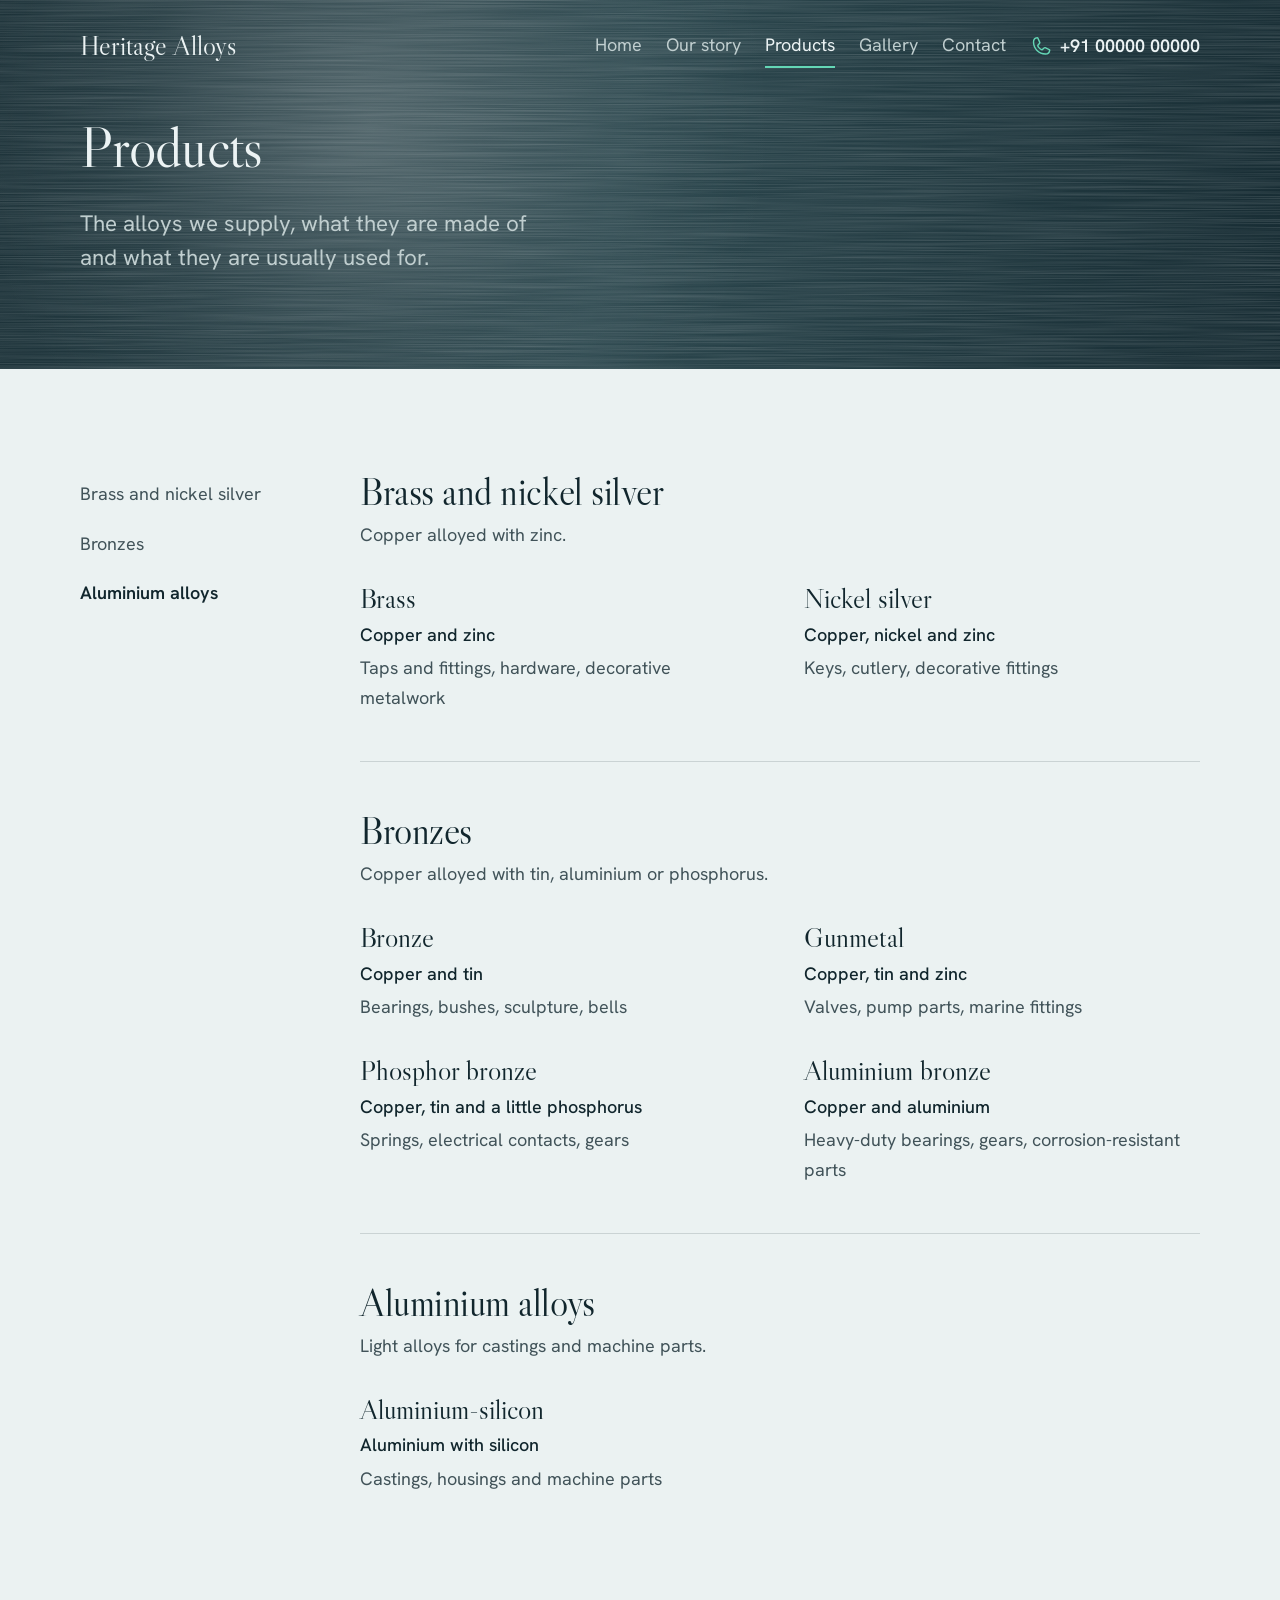
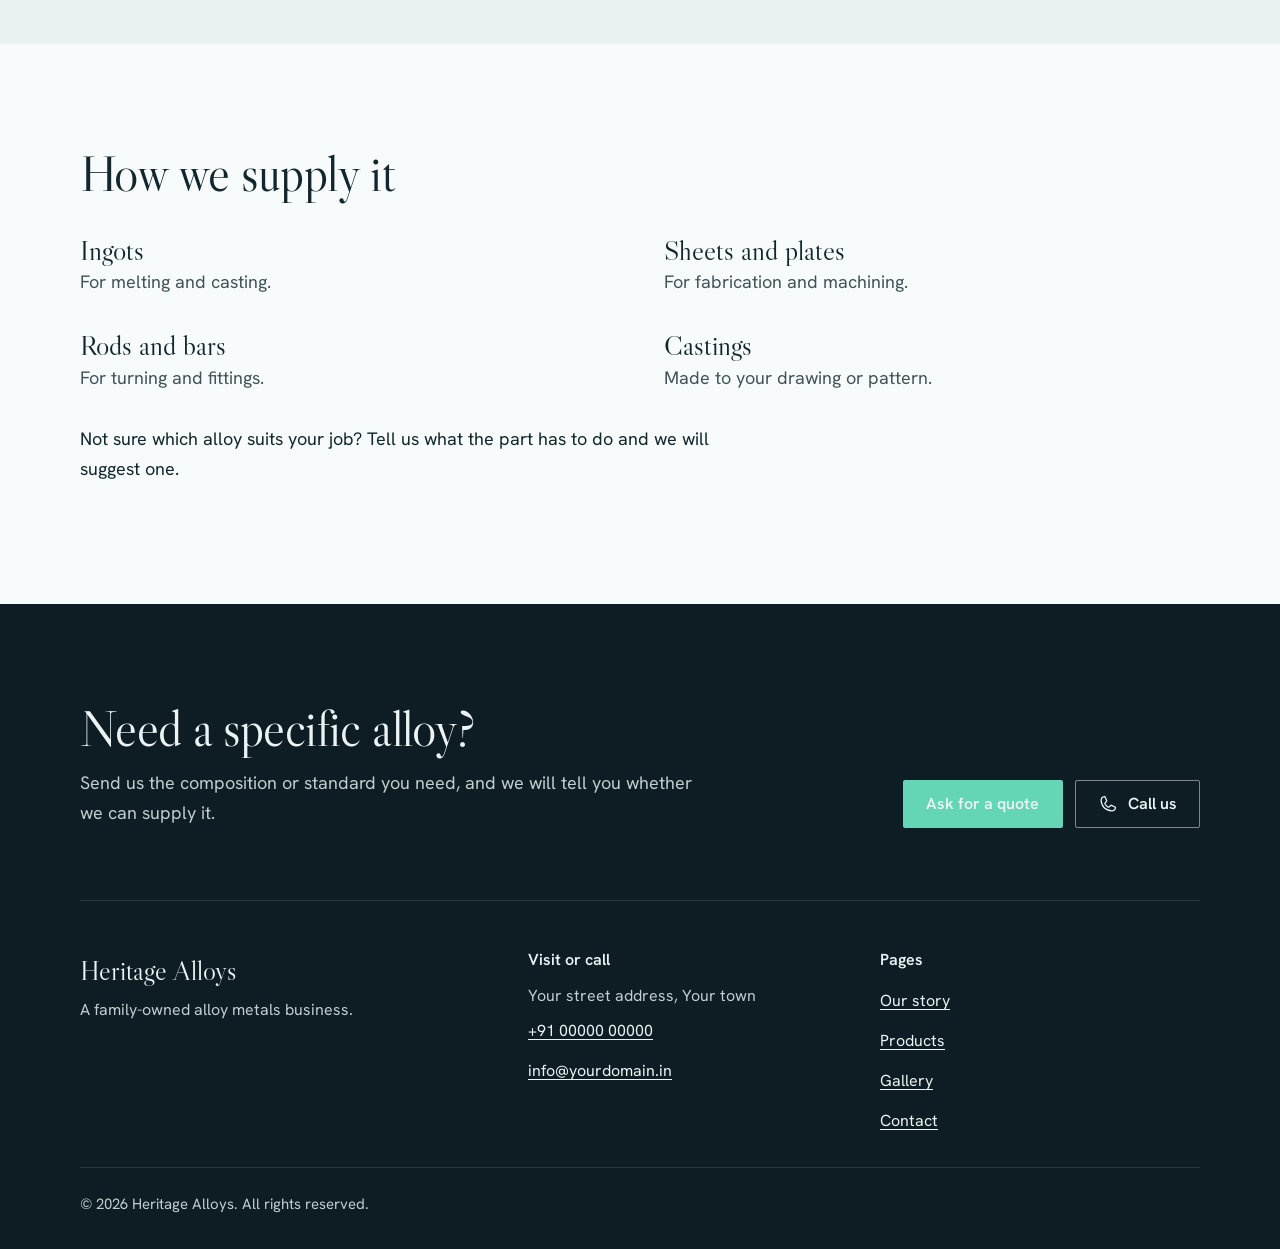
<file: products.html>
<!DOCTYPE html>
<html lang="en">
<head>
  <meta charset="utf-8">
  <meta name="viewport" content="width=device-width, initial-scale=1">
  <meta name="color-scheme" content="light dark">
  <script>document.documentElement.className += ' js';</script>

  <!-- TODO: check this page's title and description -->
  <title>Products | Heritage Alloys</title>
  <meta name="description" content="Brass, bronze, gunmetal and other alloys supplied by Heritage Alloys, a family-owned metals business.">
  <meta name="theme-color" content="#2c3a40">
  <meta property="og:title" content="Products | Heritage Alloys">
  <meta property="og:description" content="Brass, bronze, gunmetal and other alloys supplied by Heritage Alloys, a family-owned metals business.">
  <meta property="og:type" content="website">
  <link rel="icon" href="images/favicon.svg" type="image/svg+xml">

  <link rel="preload" href="fonts/libre-caslon-display-latin-400-normal.woff2" as="font" type="font/woff2" crossorigin>
  <link rel="preload" href="fonts/hanken-grotesk-latin-wght-normal.woff2" as="font" type="font/woff2" crossorigin>
  <link rel="stylesheet" href="css/style.css">
</head>
<body>
  <svg width="0" height="0" style="position:absolute" aria-hidden="true" focusable="false"><defs><symbol id="i-phone" viewBox="0 0 256 256"><path d="M222.37,158.46l-47.11-21.11-.13-.06a16,16,0,0,0-15.17,1.4,8.12,8.12,0,0,0-.75.56L134.87,160c-15.42-7.49-31.34-23.29-38.83-38.51l20.78-24.71c.2-.25.39-.5.57-.77a16,16,0,0,0,1.32-15.06l0-.12L97.54,33.64a16,16,0,0,0-16.62-9.52A56.26,56.26,0,0,0,32,80c0,79.4,64.6,144,144,144a56.26,56.26,0,0,0,55.88-48.92A16,16,0,0,0,222.37,158.46ZM176,208A128.14,128.14,0,0,1,48,80,40.2,40.2,0,0,1,82.87,40a.61.61,0,0,0,0,.12l21,47L83.2,111.86a6.13,6.13,0,0,0-.57.77,16,16,0,0,0-1,15.7c9.06,18.53,27.73,37.06,46.46,46.11a16,16,0,0,0,15.75-1.14,8.44,8.44,0,0,0,.74-.56L168.89,152l47,21.05h0s.08,0,.11,0A40.21,40.21,0,0,1,176,208Z"/></symbol><symbol id="i-whatsapp" viewBox="0 0 256 256"><path d="M187.58,144.84l-32-16a8,8,0,0,0-8,.5l-14.69,9.8a40.55,40.55,0,0,1-16-16l9.8-14.69a8,8,0,0,0,.5-8l-16-32A8,8,0,0,0,104,64a40,40,0,0,0-40,40,88.1,88.1,0,0,0,88,88,40,40,0,0,0,40-40A8,8,0,0,0,187.58,144.84ZM152,176a72.08,72.08,0,0,1-72-72A24,24,0,0,1,99.29,80.46l11.48,23L101,118a8,8,0,0,0-.73,7.51,56.47,56.47,0,0,0,30.15,30.15A8,8,0,0,0,138,155l14.61-9.74,23,11.48A24,24,0,0,1,152,176ZM128,24A104,104,0,0,0,36.18,176.88L24.83,210.93a16,16,0,0,0,20.24,20.24l34.05-11.35A104,104,0,1,0,128,24Zm0,192a87.87,87.87,0,0,1-44.06-11.81,8,8,0,0,0-6.54-.67L40,216,52.47,178.6a8,8,0,0,0-.66-6.54A88,88,0,1,1,128,216Z"/></symbol><symbol id="i-pin" viewBox="0 0 256 256"><path d="M128,64a40,40,0,1,0,40,40A40,40,0,0,0,128,64Zm0,64a24,24,0,1,1,24-24A24,24,0,0,1,128,128Zm0-112a88.1,88.1,0,0,0-88,88c0,31.4,14.51,64.68,42,96.25a254.19,254.19,0,0,0,41.45,38.3,8,8,0,0,0,9.18,0A254.19,254.19,0,0,0,174,200.25c27.45-31.57,42-64.85,42-96.25A88.1,88.1,0,0,0,128,16Zm0,206c-16.53-13-72-60.75-72-118a72,72,0,0,1,144,0C200,161.23,144.53,209,128,222Z"/></symbol><symbol id="i-clock" viewBox="0 0 256 256"><path d="M128,24A104,104,0,1,0,232,128,104.11,104.11,0,0,0,128,24Zm0,192a88,88,0,1,1,88-88A88.1,88.1,0,0,1,128,216Zm64-88a8,8,0,0,1-8,8H128a8,8,0,0,1-8-8V72a8,8,0,0,1,16,0v48h48A8,8,0,0,1,192,128Z"/></symbol><symbol id="i-mail" viewBox="0 0 256 256"><path d="M224,48H32a8,8,0,0,0-8,8V192a16,16,0,0,0,16,16H216a16,16,0,0,0,16-16V56A8,8,0,0,0,224,48ZM203.43,64,128,133.15,52.57,64ZM216,192H40V74.19l82.59,75.71a8,8,0,0,0,10.82,0L216,74.19V192Z"/></symbol><symbol id="i-arrow" viewBox="0 0 256 256"><path d="M221.66,133.66l-72,72a8,8,0,0,1-11.32-11.32L196.69,136H40a8,8,0,0,1,0-16H196.69L138.34,61.66a8,8,0,0,1,11.32-11.32l72,72A8,8,0,0,1,221.66,133.66Z"/></symbol><symbol id="i-close" viewBox="0 0 256 256"><path d="M205.66,194.34a8,8,0,0,1-11.32,11.32L128,139.31,61.66,205.66a8,8,0,0,1-11.32-11.32L116.69,128,50.34,61.66A8,8,0,0,1,61.66,50.34L128,116.69l66.34-66.35a8,8,0,0,1,11.32,11.32L139.31,128Z"/></symbol><symbol id="i-prev" viewBox="0 0 256 256"><path d="M165.66,202.34a8,8,0,0,1-11.32,11.32l-80-80a8,8,0,0,1,0-11.32l80-80a8,8,0,0,1,11.32,11.32L91.31,128Z"/></symbol><symbol id="i-next" viewBox="0 0 256 256"><path d="M181.66,133.66l-80,80a8,8,0,0,1-11.32-11.32L164.69,128,90.34,53.66a8,8,0,0,1,11.32-11.32l80,80A8,8,0,0,1,181.66,133.66Z"/></symbol><symbol id="i-check" viewBox="0 0 256 256"><path d="M173.66,98.34a8,8,0,0,1,0,11.32l-56,56a8,8,0,0,1-11.32,0l-24-24a8,8,0,0,1,11.32-11.32L112,148.69l50.34-50.35A8,8,0,0,1,173.66,98.34ZM232,128A104,104,0,1,1,128,24,104.11,104.11,0,0,1,232,128Zm-16,0a88,88,0,1,0-88,88A88.1,88.1,0,0,0,216,128Z"/></symbol><symbol id="i-warn" viewBox="0 0 256 256"><path d="M128,24A104,104,0,1,0,232,128,104.11,104.11,0,0,0,128,24Zm0,192a88,88,0,1,1,88-88A88.1,88.1,0,0,1,128,216Zm-8-80V80a8,8,0,0,1,16,0v56a8,8,0,0,1-16,0Zm20,36a12,12,0,1,1-12-12A12,12,0,0,1,140,172Z"/></symbol><symbol id="i-menu" viewBox="0 0 256 256"><path d="M224,128a8,8,0,0,1-8,8H40a8,8,0,0,1,0-16H216A8,8,0,0,1,224,128ZM40,72H216a8,8,0,0,0,0-16H40a8,8,0,0,0,0,16ZM216,184H40a8,8,0,0,0,0,16H216a8,8,0,0,0,0-16Z"/></symbol></defs></svg>
  <a class="skip" href="#main">Skip to content</a>

  <div class="masthead">
    <header class="site-header container">
      <a class="brand" href="index.html">Heritage Alloys</a>
      <button class="nav-toggle" aria-expanded="false" aria-controls="site-nav"><svg class="icon" aria-hidden="true" focusable="false"><use href="#i-menu"/></svg>Menu</button>
      <nav id="site-nav" aria-label="Main">
        <a href="index.html">Home</a>
        <a href="about.html">Our story</a>
        <a href="products.html" aria-current="page">Products</a>
        <a href="gallery.html">Gallery</a>
        <a href="contact.html">Contact</a>
        <a class="nav-phone" href="tel:+910000000000"><svg class="icon" aria-hidden="true" focusable="false"><use href="#i-phone"/></svg>+91 00000 00000</a>
      </nav>
    </header>
    <section class="hero hero--page container">
      <div>
        <h1 class="rise" style="--i:0">Products</h1>
        <p class="lead rise" style="--i:1">The alloys we supply, what they are made of and what they are usually used for.</p>
      </div>
    </section>
  </div>

  <main id="main">
    <section class="section">
      <div class="container catalog">
        <nav class="catalog-nav" aria-label="Alloy families">
          <ul>
            <li><a href="#copper-zinc">Brass and nickel silver</a></li>
            <li><a href="#bronzes">Bronzes</a></li>
            <li><a href="#aluminium">Aluminium alloys</a></li>
          </ul>
        </nav>

        <div>
          <!-- TODO: this is a sample list. Edit it to match what you really supply. -->
          <section class="family" id="copper-zinc" aria-labelledby="h-copper-zinc">
            <h2 id="h-copper-zinc">Brass and nickel silver</h2>
            <p class="family-intro">Copper alloyed with zinc.</p>
            <dl class="alloy-list">
              <div class="alloy"><dt>Brass</dt><dd class="made">Copper and zinc</dd><dd>Taps and fittings, hardware, decorative metalwork</dd></div>
              <div class="alloy"><dt>Nickel silver</dt><dd class="made">Copper, nickel and zinc</dd><dd>Keys, cutlery, decorative fittings</dd></div>
            </dl>
          </section>

          <section class="family" id="bronzes" aria-labelledby="h-bronzes">
            <h2 id="h-bronzes">Bronzes</h2>
            <p class="family-intro">Copper alloyed with tin, aluminium or phosphorus.</p>
            <dl class="alloy-list">
              <div class="alloy"><dt>Bronze</dt><dd class="made">Copper and tin</dd><dd>Bearings, bushes, sculpture, bells</dd></div>
              <div class="alloy"><dt>Gunmetal</dt><dd class="made">Copper, tin and zinc</dd><dd>Valves, pump parts, marine fittings</dd></div>
              <div class="alloy"><dt>Phosphor bronze</dt><dd class="made">Copper, tin and a little phosphorus</dd><dd>Springs, electrical contacts, gears</dd></div>
              <div class="alloy"><dt>Aluminium bronze</dt><dd class="made">Copper and aluminium</dd><dd>Heavy-duty bearings, gears, corrosion-resistant parts</dd></div>
            </dl>
          </section>

          <section class="family" id="aluminium" aria-labelledby="h-aluminium">
            <h2 id="h-aluminium">Aluminium alloys</h2>
            <p class="family-intro">Light alloys for castings and machine parts.</p>
            <dl class="alloy-list">
              <!-- TODO: add the aluminium alloys you really supply -->
              <div class="alloy"><dt>Aluminium-silicon</dt><dd class="made">Aluminium with silicon</dd><dd>Castings, housings and machine parts</dd></div>
            </dl>
          </section>
        </div>
      </div>
    </section>

    <section class="section section--surface">
      <div class="container">
        <h2>How we supply it</h2>
        <!-- TODO: edit to match your real forms and services -->
        <ul class="forms">
          <li><strong>Ingots</strong><span>For melting and casting.</span></li>
          <li><strong>Sheets and plates</strong><span>For fabrication and machining.</span></li>
          <li><strong>Rods and bars</strong><span>For turning and fittings.</span></li>
          <li><strong>Castings</strong><span>Made to your drawing or pattern.</span></li>
        </ul>
        <p style="margin-top: var(--s6)">Not sure which alloy suits your job? Tell us what the part has to do and we will suggest one.</p>
      </div>
    </section>

  </main>

  <footer class="site-footer">
    <div class="container">
      <section class="closing">
        <div>
          <h2>Need a specific alloy?</h2>
          <p>Send us the composition or standard you need, and we will tell you whether we can supply it.</p>
        </div>
        <div class="hero-actions">
          <a class="btn btn-lit" href="contact.html">Ask for a quote</a>
          <a class="btn btn-outline" href="tel:+910000000000"><svg class="icon" aria-hidden="true" focusable="false"><use href="#i-phone"/></svg>Call us</a>
        </div>
      </section>
      <div class="footer-grid">
        <div>
          <a class="brand" href="index.html">Heritage Alloys</a>
          <p>A family-owned alloy metals business.</p>
        </div>
        <div>
          <h2>Visit or call</h2>
          <!-- TODO: your real address, phone and email -->
          <ul>
            <li>Your street address, Your town</li>
            <li><a href="tel:+910000000000">+91 00000 00000</a></li>
            <li><a href="mailto:info@yourdomain.in">info@yourdomain.in</a></li>
          </ul>
        </div>
        <div>
          <h2>Pages</h2>
          <ul>
            <li><a href="about.html">Our story</a></li>
            <li><a href="products.html">Products</a></li>
            <li><a href="gallery.html">Gallery</a></li>
            <li><a href="contact.html">Contact</a></li>
          </ul>
        </div>
      </div>
      <p class="copyright">&copy; <span data-year>2026</span> Heritage Alloys. All rights reserved.</p>
    </div>
  </footer>

  <nav class="action-bar" aria-label="Quick actions">
    <a class="btn btn-lit" href="tel:+910000000000"><svg class="icon" aria-hidden="true" focusable="false"><use href="#i-phone"/></svg>Call us</a>
    <a class="btn btn-outline" href="https://wa.me/910000000000?text=Hello%2C%20I%20would%20like%20to%20ask%20about%20your%20alloys." target="_blank" rel="noopener"><svg class="icon" aria-hidden="true" focusable="false"><use href="#i-whatsapp"/></svg>WhatsApp</a>
    <a class="btn btn-outline" href="https://www.google.com/maps/search/?api=1&amp;query=Heritage%20Alloys" target="_blank" rel="noopener"><svg class="icon" aria-hidden="true" focusable="false"><use href="#i-pin"/></svg>Directions</a>
  </nav>

  <script src="js/main.js"></script>
</body>
</html>
</file>
<file: css/style.css>
/* ==========================================================
   Heritage Alloys - site styles

   Design notes
   - One accent colour only: patina (the green copper alloys
     take on with age). Everything else is tinted neutrals.
   - Light and dark mode follow the visitor's device setting.
   - One corner radius for everything (--radius).
   - Change colours, fonts and spacing in the tokens below.
   ========================================================== */

@font-face {
  font-family: "Libre Caslon Display";
  src: url("../fonts/libre-caslon-display-latin-400-normal.woff2") format("woff2");
  font-weight: 400; font-style: normal; font-display: swap;
}
@font-face {
  font-family: "Hanken Grotesk";
  src: url("../fonts/hanken-grotesk-latin-wght-normal.woff2") format("woff2");
  font-weight: 100 900; font-style: normal; font-display: swap;
}

/* ---------- Tokens ---------- */
:root {
  color-scheme: light dark;

  /* surfaces and text (light) */
  --ground: oklch(0.955 0.007 205);
  --surface: oklch(0.985 0.004 205);
  --ink: oklch(0.255 0.03 220);
  --ink-soft: oklch(0.43 0.025 220);
  --rule: oklch(0.86 0.01 205);

  /* the single accent */
  --accent: oklch(0.48 0.09 180);
  --accent-strong: oklch(0.40 0.08 182);
  --on-accent: oklch(0.985 0.005 190);

  /* feedback (always paired with an icon and text) */
  --danger: oklch(0.50 0.17 25);
  --ring: oklch(0.48 0.09 180 / 0.3);

  /* brushed metal surfaces (same in both modes) */
  --metal-1: oklch(0.30 0.03 220);
  --metal-2: oklch(0.38 0.035 215);
  --metal-3: oklch(0.28 0.03 222);
  --metal-deep: oklch(0.22 0.025 222);
  --on-metal: oklch(0.96 0.008 200);
  --on-metal-soft: oklch(0.84 0.015 205);
  --accent-lit: oklch(0.80 0.115 172);
  --accent-lit-hover: oklch(0.86 0.11 172);
  --on-accent-lit: oklch(0.22 0.04 215);

  --shadow: 0 1px 2px oklch(0.25 0.03 220 / 0.12), 0 18px 36px -16px oklch(0.25 0.03 220 / 0.32);

  /* type */
  --serif: "Libre Caslon Display", "Libre Caslon Text", Georgia, "Times New Roman", serif;
  --sans: "Hanken Grotesk", system-ui, -apple-system, "Segoe UI", Roboto, sans-serif;
  --step-0: 1.125rem;
  --step-1: 1.4rem;
  --step-2: 1.75rem;
  --step-3: clamp(1.9rem, 3vw, 2.4rem);
  --step-4: clamp(2.2rem, 4vw, 3.2rem);
  --step-5: clamp(2.4rem, 5.2vw, 4.25rem);

  /* spacing (8pt scale) */
  --s1: 0.25rem; --s2: 0.5rem; --s3: 0.75rem; --s4: 1rem; --s5: 1.5rem;
  --s6: 2rem; --s7: 3rem; --s8: 4.5rem; --s9: 6rem;

  --gutter: clamp(1.25rem, 4vw, 2.5rem);
  --max: 1120px;
  --radius: 2px;
  --ease: cubic-bezier(0.16, 1, 0.3, 1);
  --z-bar: 40;
}

@media (prefers-color-scheme: dark) {
  :root {
    --ground: oklch(0.21 0.02 222);
    --surface: oklch(0.25 0.022 222);
    --ink: oklch(0.94 0.008 200);
    --ink-soft: oklch(0.76 0.015 205);
    --rule: oklch(0.36 0.02 220);
    --accent: oklch(0.80 0.115 172);
    --accent-strong: oklch(0.86 0.11 172);
    --on-accent: oklch(0.22 0.04 215);
    --danger: oklch(0.78 0.13 25);
    --ring: oklch(0.80 0.115 172 / 0.35);
    --metal-deep: oklch(0.18 0.02 222);
    --shadow: 0 1px 2px oklch(0.1 0.02 220 / 0.4), 0 18px 36px -16px oklch(0.1 0.02 220 / 0.6);
  }
}

/* ---------- Base ---------- */
*, *::before, *::after { box-sizing: border-box; }
html { scroll-behavior: smooth; -webkit-text-size-adjust: 100%; }
body {
  margin: 0;
  font: 400 var(--step-0) / 1.65 var(--sans);
  color: var(--ink);
  background: var(--ground);
  -webkit-font-smoothing: antialiased;
}
img { max-width: 100%; height: auto; display: block; }
p { margin: 0 0 1em; max-inline-size: 64ch; text-wrap: pretty; }
a { color: var(--accent); text-underline-offset: 0.2em; text-decoration-thickness: 1px; transition: text-decoration-thickness 0.15s var(--ease); }
a:hover { text-decoration-thickness: 2px; }
h1, h2, h3 { text-wrap: balance; }
h1, h2 { font-family: var(--serif); font-weight: 400; line-height: 1.08; letter-spacing: -0.012em; margin: 0 0 0.5em; }
h1 { font-size: var(--step-5); }
h2 { font-size: var(--step-4); }
h3 { font: 600 var(--step-0) / 1.3 var(--sans); margin: 0 0 0.25em; }
ul, ol, dl { margin: 0; padding: 0; }
:focus-visible { outline: 3px solid var(--accent); outline-offset: 3px; border-radius: var(--radius); }
.masthead :focus-visible, .site-footer :focus-visible, .action-bar :focus-visible { outline-color: var(--accent-lit); }

.container { width: min(100% - 2 * var(--gutter), var(--max)); margin-inline: auto; }
.visually-hidden { position: absolute; width: 1px; height: 1px; overflow: hidden; clip-path: inset(50%); white-space: nowrap; }
.skip { position: absolute; left: -999px; top: 0; background: var(--surface); color: var(--ink); padding: var(--s3) var(--s4); z-index: 100; }
.skip:focus { left: var(--s2); top: var(--s2); }
.icon { inline-size: 1.25em; block-size: 1.25em; fill: currentColor; flex: none; }

/* ---------- Buttons: one primary per view, the rest stay quiet ---------- */
.btn {
  display: inline-flex; align-items: center; justify-content: center; gap: 0.6rem;
  min-height: 3rem; padding: 0.7rem 1.4rem;
  border: 1.5px solid transparent; border-radius: var(--radius);
  font: 600 1rem / 1.2 var(--sans); text-decoration: none; white-space: nowrap;
  cursor: pointer; touch-action: manipulation;
  transition: background-color 0.18s var(--ease), border-color 0.18s var(--ease), transform 0.12s var(--ease);
}
.btn:hover { text-decoration: none; }
.btn:active { transform: translateY(1px); }
.btn[disabled] { opacity: 0.55; cursor: progress; }
.btn-primary { background: var(--accent); color: var(--on-accent); }
.btn-primary:hover { background: var(--accent-strong); }
.btn-lit { background: var(--accent-lit); color: var(--on-accent-lit); }
.btn-lit:hover { background: var(--accent-lit-hover); }
.btn-outline { border-color: oklch(0.96 0.008 200 / 0.5); color: var(--on-metal); }
.btn-outline:hover { background: oklch(1 0 0 / 0.1); border-color: oklch(0.96 0.008 200 / 0.8); }
.btn-quiet { border-color: var(--ink-soft); color: var(--ink); }
.btn-quiet:hover { background: var(--rule); }

/* ---------- Masthead: header and hero on brushed metal ---------- */
.masthead {
  position: relative; isolation: isolate; overflow: hidden;
  color: var(--on-metal);
  background: linear-gradient(100deg, var(--metal-1) 0%, var(--metal-2) 48%, var(--metal-3) 100%);
}
.masthead::before { /* brushed streaks */
  content: ""; position: absolute; inset: 0; z-index: -2; opacity: 0.2;
  background-size: cover; background-position: center; background-repeat: no-repeat;
  background-image: url("data:image/svg+xml,%3Csvg xmlns='http://www.w3.org/2000/svg' width='1600' height='900'%3E%3Cfilter id='n'%3E%3CfeTurbulence type='fractalNoise' baseFrequency='0.004 0.9' numOctaves='3' seed='4'/%3E%3CfeColorMatrix values='0 0 0 0 1 0 0 0 0 1 0 0 0 0 1 1.2 0 0 0 -0.35'/%3E%3C/filter%3E%3Crect width='100%25' height='100%25' filter='url(%23n)'/%3E%3C/svg%3E");
}
.masthead::after { /* moving highlight, positioned by js/main.js */
  content: ""; position: absolute; inset: 0; z-index: -1; pointer-events: none;
  background: radial-gradient(560px circle at var(--mx, 30%) var(--my, 25%),
    oklch(1 0 0 / 0.2), oklch(1 0 0 / 0.05) 42%, transparent 72%);
}

.site-header { display: flex; flex-wrap: wrap; align-items: center; justify-content: space-between; gap: var(--s3) var(--s6); padding-block: var(--s5); }
.brand { display: inline-flex; align-items: center; min-height: 2.75rem; font-family: var(--serif); font-size: 1.7rem; line-height: 1; color: var(--on-metal); text-decoration: none; }
.brand:hover { text-decoration: none; }
#site-nav { display: flex; flex-wrap: wrap; align-items: center; gap: var(--s1) var(--s5); }
#site-nav a:not(.nav-phone) {
  display: inline-flex; align-items: center; min-height: 2.75rem;
  color: var(--on-metal-soft); text-decoration: none;
  border-bottom: 2px solid transparent; transition: color 0.15s var(--ease), border-color 0.15s var(--ease);
}
#site-nav a:not(.nav-phone):hover { color: var(--on-metal); border-bottom-color: oklch(0.96 0.008 200 / 0.5); }
#site-nav a[aria-current="page"] { color: var(--on-metal); border-bottom-color: var(--accent-lit); }
.nav-phone { display: inline-flex; align-items: center; gap: 0.5rem; min-height: 2.75rem; font-weight: 600; color: var(--on-metal); text-decoration: none; }
.nav-phone .icon { color: var(--accent-lit); }
.nav-toggle {
  display: none; align-items: center; gap: 0.5rem; min-height: 3rem; padding: 0 1rem;
  font: 600 1rem var(--sans); color: var(--on-metal); cursor: pointer; touch-action: manipulation;
  background: transparent; border: 1.5px solid oklch(0.96 0.008 200 / 0.5); border-radius: var(--radius);
}

/* ---------- Hero ---------- */
.hero {
  display: grid; grid-template-columns: minmax(0, 1.5fr) minmax(0, 0.5fr); gap: var(--s7); align-items: center;
  padding-block: var(--s6) calc(var(--s9) + var(--s4));
}
.hero--page { grid-template-columns: minmax(0, 1fr); padding-block: var(--s5) var(--s8); }
.hero--page h1 { font-size: clamp(2.3rem, 4.6vw, 3.6rem); }
.hero .lead { font-size: var(--step-1); line-height: 1.5; color: var(--on-metal-soft); max-inline-size: 36ch; }
.hero-actions { display: flex; flex-wrap: wrap; gap: var(--s3); margin-top: var(--s5); }
.seal { inline-size: min(100%, 280px); justify-self: center; filter: drop-shadow(0 14px 22px oklch(0.15 0.03 220 / 0.5)); }

.seal { color: var(--accent-lit); }
.seal .m-a { stop-color: oklch(0.46 0.04 215); }
.seal .m-b { stop-color: oklch(0.26 0.03 222); }
.seal-ring, .seal-year { font-family: var(--sans); letter-spacing: 0.04em; }
.seal-ring { font-family: var(--serif); }
.seal-mono { font-family: var(--serif); fill: var(--on-metal); }

/* ---------- Key facts ledge (Pareto: what most visitors came for) ---------- */
.ledge {
  position: relative; margin-top: calc(-1 * var(--s7)); margin-bottom: var(--s6);
  display: grid; grid-template-columns: 1fr 1.25fr 1fr; gap: var(--s6);
  padding: var(--s6); background: var(--surface); border-radius: var(--radius); box-shadow: var(--shadow);
}
.fact { display: grid; grid-template-columns: auto 1fr; column-gap: var(--s3); align-content: start; }
.fact > .icon { color: var(--accent); margin-top: 0.2rem; inline-size: 1.5rem; block-size: 1.5rem; }
.fact h2 { font: 600 1rem / 1.4 var(--sans); letter-spacing: 0; margin: 0 0 var(--s1); color: var(--ink-soft); }
.fact p, .fact .fact-line { margin: 0; font-size: 1.0625rem; line-height: 1.5; }
.fact .links { display: flex; flex-wrap: wrap; gap: 0 var(--s4); margin-top: var(--s1); font-weight: 600; }
.fact a { display: inline-flex; align-items: center; }
.open-status { display: flex; align-items: baseline; gap: 0.55rem; font-weight: 600; line-height: 1.5; margin: 0 0 var(--s1); }
.open-status::before { content: ""; flex: none; inline-size: 0.65rem; block-size: 0.65rem; border-radius: 50%; border: 2px solid var(--ink-soft); transform: translateY(-0.05em); }
.open-status[hidden] { display: none; }
.open-status[data-state="open"]::before { background: var(--accent); border-color: var(--accent); }

/* ---------- Sections ---------- */
.section { padding-block: clamp(3.5rem, 8vw, 6.5rem); }
.section--surface { background: var(--surface); }

.story { display: grid; grid-template-columns: minmax(0, 1fr) minmax(0, 0.8fr); gap: clamp(2rem, 6vw, var(--s8)); align-items: start; }
.story figure { margin-top: var(--s7); }
.story h2 { max-inline-size: 14ch; }
.story h3 { margin-top: var(--s6); }
figure { margin: 0; }
figure img { inline-size: 100%; border-radius: var(--radius); }
figcaption { margin-top: var(--s2); font-size: 0.9375rem; color: var(--ink-soft); }
.text-link { display: inline-flex; align-items: center; gap: 0.5rem; font-weight: 600; }
.text-link .icon { transition: transform 0.2s var(--ease); }
.text-link:hover .icon { transform: translateX(3px); }

.principles { list-style: none; display: grid; gap: var(--s3); margin: var(--s5) 0 0; }
.principles li { max-inline-size: 60ch; }
.principles strong { font-weight: 600; }

.supply { display: grid; grid-template-columns: minmax(0, 0.9fr) minmax(0, 1.1fr); gap: clamp(2rem, 6vw, var(--s8)); align-items: start; }
.quad { display: grid; grid-template-columns: 1fr 1fr; gap: var(--s6) var(--s7); }
.quad dt, .alloy dt { font-family: var(--serif); font-size: var(--step-2); line-height: 1.2; }
.quad dd, .alloy dd { margin: var(--s1) 0 0; color: var(--ink-soft); }

/* Products catalogue */
.catalog { display: grid; grid-template-columns: minmax(0, 13rem) minmax(0, 1fr); gap: clamp(2rem, 6vw, var(--s8)); align-items: start; }
.catalog-nav { position: sticky; top: var(--s5); }
.catalog-nav ul { list-style: none; display: grid; gap: var(--s1); }
.catalog-nav a { display: block; padding: 0.5rem 0; color: var(--ink-soft); text-decoration: none; transition: color 0.15s var(--ease); }
.catalog-nav a:hover { color: var(--ink); }
.catalog-nav a[aria-current="true"] { color: var(--ink); font-weight: 600; }
.family { scroll-margin-top: var(--s5); padding-block: var(--s7); }
.family:first-child { padding-top: 0; }
.family + .family { border-top: 1px solid var(--rule); }
.family h2 { font-size: var(--step-3); margin-bottom: var(--s2); }
.family-intro { color: var(--ink-soft); margin: 0; }
.alloy-list { display: grid; grid-template-columns: repeat(2, minmax(0, 1fr)); gap: var(--s6) var(--s7); margin: var(--s6) 0 0; }
.alloy .made { color: var(--ink); font-weight: 500; }
.alloy dd + dd { margin-top: var(--s1); }

.forms { list-style: none; display: grid; grid-template-columns: repeat(2, minmax(0, 1fr)); gap: var(--s6) var(--s7); margin-top: var(--s6); }
.forms strong { display: block; font-family: var(--serif); font-weight: 400; font-size: var(--step-2); line-height: 1.2; }
.forms span { color: var(--ink-soft); }

/* Timeline (a real sequence, so dates stay) */
.timeline { --yr: 8rem; list-style: none; display: grid; margin-top: var(--s6); }
.timeline li { position: relative; display: grid; grid-template-columns: var(--yr) minmax(0, 1fr); gap: var(--s6); padding-block: var(--s5); }
.timeline li::before { content: ""; position: absolute; inset-block: 0; inset-inline-start: calc(var(--yr) + var(--s6) / 2); inline-size: 1px; background: var(--rule); }
.timeline li::after { content: ""; position: absolute; inset-block-start: calc(var(--s5) + 0.55rem); inset-inline-start: calc(var(--yr) + var(--s6) / 2 - 5px); inline-size: 11px; block-size: 11px; border-radius: 50%; background: var(--accent); box-shadow: 0 0 0 4px var(--ground); }
.section--surface .timeline li::after { box-shadow: 0 0 0 4px var(--surface); }
.timeline time { font-family: var(--serif); font-size: var(--step-3); line-height: 1.1; text-align: right; }
.timeline h3 { margin-top: 0.3rem; }
.timeline p { margin: 0; color: var(--ink-soft); }

/* Gallery */
.gallery { display: grid; grid-template-columns: repeat(12, minmax(0, 1fr)); grid-auto-rows: clamp(11rem, 20vw, 15rem); gap: var(--s3); }
.tile { position: relative; display: block; padding: 0; border: 0; background: var(--rule); cursor: zoom-in; border-radius: var(--radius); overflow: hidden; touch-action: manipulation; }
.tile:nth-child(1) { grid-column: span 7; grid-row: span 2; }
.tile:nth-child(2), .tile:nth-child(3) { grid-column: span 5; }
.tile:nth-child(n + 4) { grid-column: span 4; }
.tile img { inline-size: 100%; block-size: 100%; object-fit: cover; transition: transform 0.6s var(--ease); }
.tile:hover img { transform: scale(1.03); }
.gallery-captions { margin-top: var(--s4); color: var(--ink-soft); font-size: 0.9375rem; }

dialog { border: 0; padding: 0; border-radius: var(--radius); inline-size: min(94vw, 1040px); max-inline-size: none; background: var(--metal-deep); color: var(--on-metal); }
dialog::backdrop { background: oklch(0.12 0.02 222 / 0.85); }
dialog img { inline-size: 100%; max-block-size: 74vh; object-fit: contain; }
dialog .lb-bar { display: flex; align-items: center; justify-content: space-between; gap: var(--s3); padding: var(--s3) var(--s4); }
dialog .lb-bar p { margin: 0; max-inline-size: none; }
dialog .lb-actions { display: flex; gap: var(--s2); }
dialog .btn { min-width: 3rem; padding-inline: 0.8rem; }

/* Contact */
.contact-grid { display: grid; grid-template-columns: minmax(0, 1.15fr) minmax(0, 0.85fr); gap: clamp(2rem, 6vw, var(--s8)); align-items: start; }
.contact-form h2, .contact-details h2 { font-size: var(--step-3); }
.field { margin-bottom: var(--s5); }
label, .label { display: block; font-weight: 600; margin-bottom: var(--s1); }
.hint { display: block; font-weight: 400; color: var(--ink-soft); font-size: 0.9375rem; }
input, textarea {
  inline-size: 100%; min-height: 3rem; padding: 0.7rem 0.9rem;
  font: inherit; font-size: 1.0625rem; color: var(--ink); background: var(--surface);
  border: 1.5px solid var(--ink-soft); border-radius: var(--radius);
  transition: border-color 0.15s var(--ease), box-shadow 0.15s var(--ease);
}
textarea { min-height: 9rem; resize: vertical; }
input:focus-visible, textarea:focus-visible { outline: none; border-color: var(--accent); box-shadow: 0 0 0 3px var(--ring); }
[aria-invalid="true"] { border-color: var(--danger); }
.error { display: flex; align-items: flex-start; gap: 0.4rem; margin: var(--s1) 0 0; color: var(--danger); font-size: 0.9375rem; font-weight: 500; }
.error[hidden] { display: none; }
.hp { position: absolute; left: -9999px; }
.form-note { color: var(--ink-soft); font-size: 0.9375rem; margin: var(--s3) 0 0; }
.form-status { margin: var(--s4) 0 0; font-weight: 500; }
.form-status:empty { display: none; }
.form-status.is-error { color: var(--danger); }
.sent { padding: var(--s6); background: var(--surface); border-radius: var(--radius); box-shadow: var(--shadow); }
.sent:focus { outline: none; }
.sent .icon { inline-size: 2rem; block-size: 2rem; color: var(--accent); }
.sent h2 { font-size: var(--step-3); margin-top: var(--s3); }

.details { display: grid; gap: var(--s5); }
.details dt { font-weight: 600; color: var(--ink-soft); font-size: 1rem; }
.details dd { margin: 0; font-size: 1.0625rem; }
.details a { display: inline-flex; align-items: center; gap: 0.5rem; font-weight: 600; }
.map { display: block; inline-size: 100%; aspect-ratio: 21 / 9; min-height: 20rem; border: 0; background: var(--rule); }

/* ---------- Closing call to action and footer ---------- */
.site-footer { background: var(--metal-deep); color: var(--on-metal-soft); font-size: 1rem; }
.site-footer a { color: var(--on-metal); }
.closing { display: grid; grid-template-columns: minmax(0, 1.4fr) minmax(0, 1fr); gap: var(--s6); align-items: end; padding-block: var(--s9) var(--s8); border-bottom: 1px solid oklch(1 0 0 / 0.12); }
.site-footer .closing h2 { font: 400 var(--step-4) / 1.1 var(--serif); letter-spacing: -0.012em; color: var(--on-metal); margin: 0 0 var(--s3); }
.closing p { margin: 0; font-size: 1.125rem; }
.closing .hero-actions { margin: 0; justify-content: flex-end; }
.footer-grid { display: grid; grid-template-columns: 1.3fr 1fr 1fr; gap: var(--s6); padding-block: var(--s7) var(--s5); }
.site-footer .brand { margin-bottom: var(--s1); }
.site-footer h2 { font: 600 1rem / 1.4 var(--sans); letter-spacing: 0; margin: 0 0 var(--s3); color: var(--on-metal); }
.site-footer ul { list-style: none; }
.site-footer li { margin-bottom: var(--s1); }
.site-footer li a { display: inline-flex; min-height: 2.25rem; align-items: center; }
.copyright { margin: 0; padding-block: var(--s5) var(--s6); max-inline-size: none; font-size: 0.9375rem; border-top: 1px solid oklch(1 0 0 / 0.12); }

/* Thumb-reach actions on phones (Fitts) */
.action-bar { display: none; }

/* Fitts: bigger hit areas for text links on touch screens */
@media (pointer: coarse) {
  .fact a, .text-link, .details a, .site-footer li a { min-height: 2.75rem; }
}

/* ---------- Load-in: one calm moment on the hero ---------- */
@media (prefers-reduced-motion: no-preference) {
  .rise { animation: rise 0.8s var(--ease) both; animation-delay: calc(var(--i, 0) * 90ms); }
  .seal { animation: seal-in 1.2s var(--ease) 0.25s both; }
  @keyframes rise { from { opacity: 0; transform: translateY(14px); } }
  @keyframes seal-in { from { opacity: 0; transform: scale(0.94) rotate(-5deg); } }
}

/* ---------- Tablet and phone ---------- */
@media (max-width: 860px) {
  .js .nav-toggle { display: inline-flex; }
  .js #site-nav { display: none; flex-basis: 100%; flex-direction: column; align-items: stretch; gap: 0; padding-bottom: var(--s3); }
  .js #site-nav.open { display: flex; }
  .js #site-nav a { min-height: 3rem; }

  .hero { grid-template-columns: minmax(0, 1fr); padding-block: var(--s4) calc(var(--s8) + var(--s4)); }
  .seal { display: none; }
  .hero .lead { font-size: 1.25rem; }

  .ledge { grid-template-columns: minmax(0, 1fr); gap: var(--s5); padding: var(--s5); margin-top: calc(-1 * var(--s6)); }
  .story, .supply, .contact-grid, .closing, .footer-grid { grid-template-columns: minmax(0, 1fr); }
  .story figure { margin-top: 0; order: -1; }
  .story h2 { max-inline-size: none; }
  .contact-details { order: -1; }
  .closing { padding-block: var(--s8) var(--s7); align-items: start; }
  .closing .hero-actions { justify-content: flex-start; }

  .catalog { grid-template-columns: minmax(0, 1fr); gap: var(--s5); }
  .catalog-nav { position: static; }
  .catalog-nav ul { display: flex; flex-wrap: wrap; gap: var(--s2); }
  .catalog-nav a { padding: 0.6rem 0.9rem; min-height: 2.75rem; border: 1.5px solid var(--rule); border-radius: var(--radius); }
  .catalog-nav a[aria-current="true"] { border-color: var(--accent); }
  .family { padding-block: var(--s6); }

  .timeline { --yr: 4.6rem; }
  .timeline li { gap: var(--s4); }
  .timeline li::before { inset-inline-start: calc(var(--yr) + var(--s4) / 2); }
  .timeline li::after { inset-inline-start: calc(var(--yr) + var(--s4) / 2 - 5px); }
  .timeline time { font-size: var(--step-2); }

  .gallery { grid-template-columns: repeat(2, minmax(0, 1fr)); grid-auto-rows: 11rem; }
  .tile:nth-child(n) { grid-column: span 1; grid-row: span 1; }
  .tile:nth-child(1) { grid-column: span 2; grid-row: span 2; }

  /* bottom action bar */
  body { padding-bottom: calc(4.75rem + env(safe-area-inset-bottom)); }
  .action-bar {
    position: fixed; inset: auto 0 0 0; z-index: var(--z-bar);
    display: grid; grid-template-columns: 1.15fr 1fr 1fr; gap: var(--s2);
    padding: var(--s2) var(--gutter) calc(var(--s2) + env(safe-area-inset-bottom));
    background: var(--metal-deep); border-top: 1px solid oklch(1 0 0 / 0.14);
  }
  .action-bar .btn { padding-inline: 0.5rem; font-size: 0.9375rem; gap: 0.4rem; }
}

@media (max-width: 560px) {
  .alloy-list, .forms, .quad { grid-template-columns: minmax(0, 1fr); }
  .quad { gap: var(--s5); }
  .map { aspect-ratio: 4 / 3; min-height: 16rem; }
  .hero-actions .btn { flex: 1 1 auto; }
}

@media (prefers-reduced-motion: reduce) {
  html { scroll-behavior: auto; }
  *, *::before, *::after { transition-duration: 0.01ms !important; }
}
</file>
